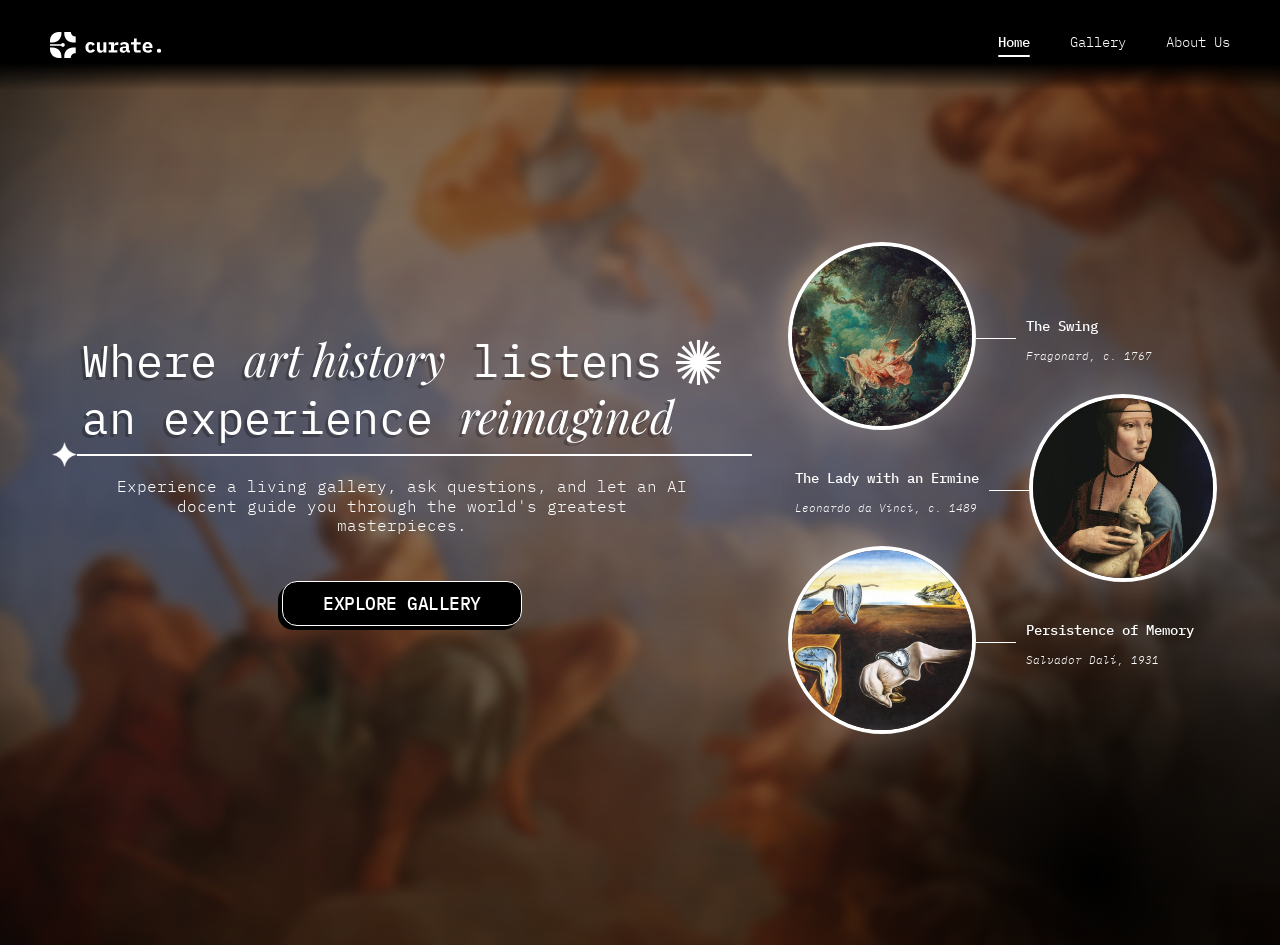
<file: frontend/index.html>
<!DOCTYPE html>
<html lang="en">
<head>
    <meta http-equiv="refresh" content="0; url=hero-section.html" />
    <title>Curate - Home</title>
    <link rel="icon" type="image/png" href="assets/icon_images/curate_favicon.png">
</head>
<body>
    <p>If you are not redirected automatically, <a href="hero-section.html">click here</a>.</p>
</body>
</html>
</file>
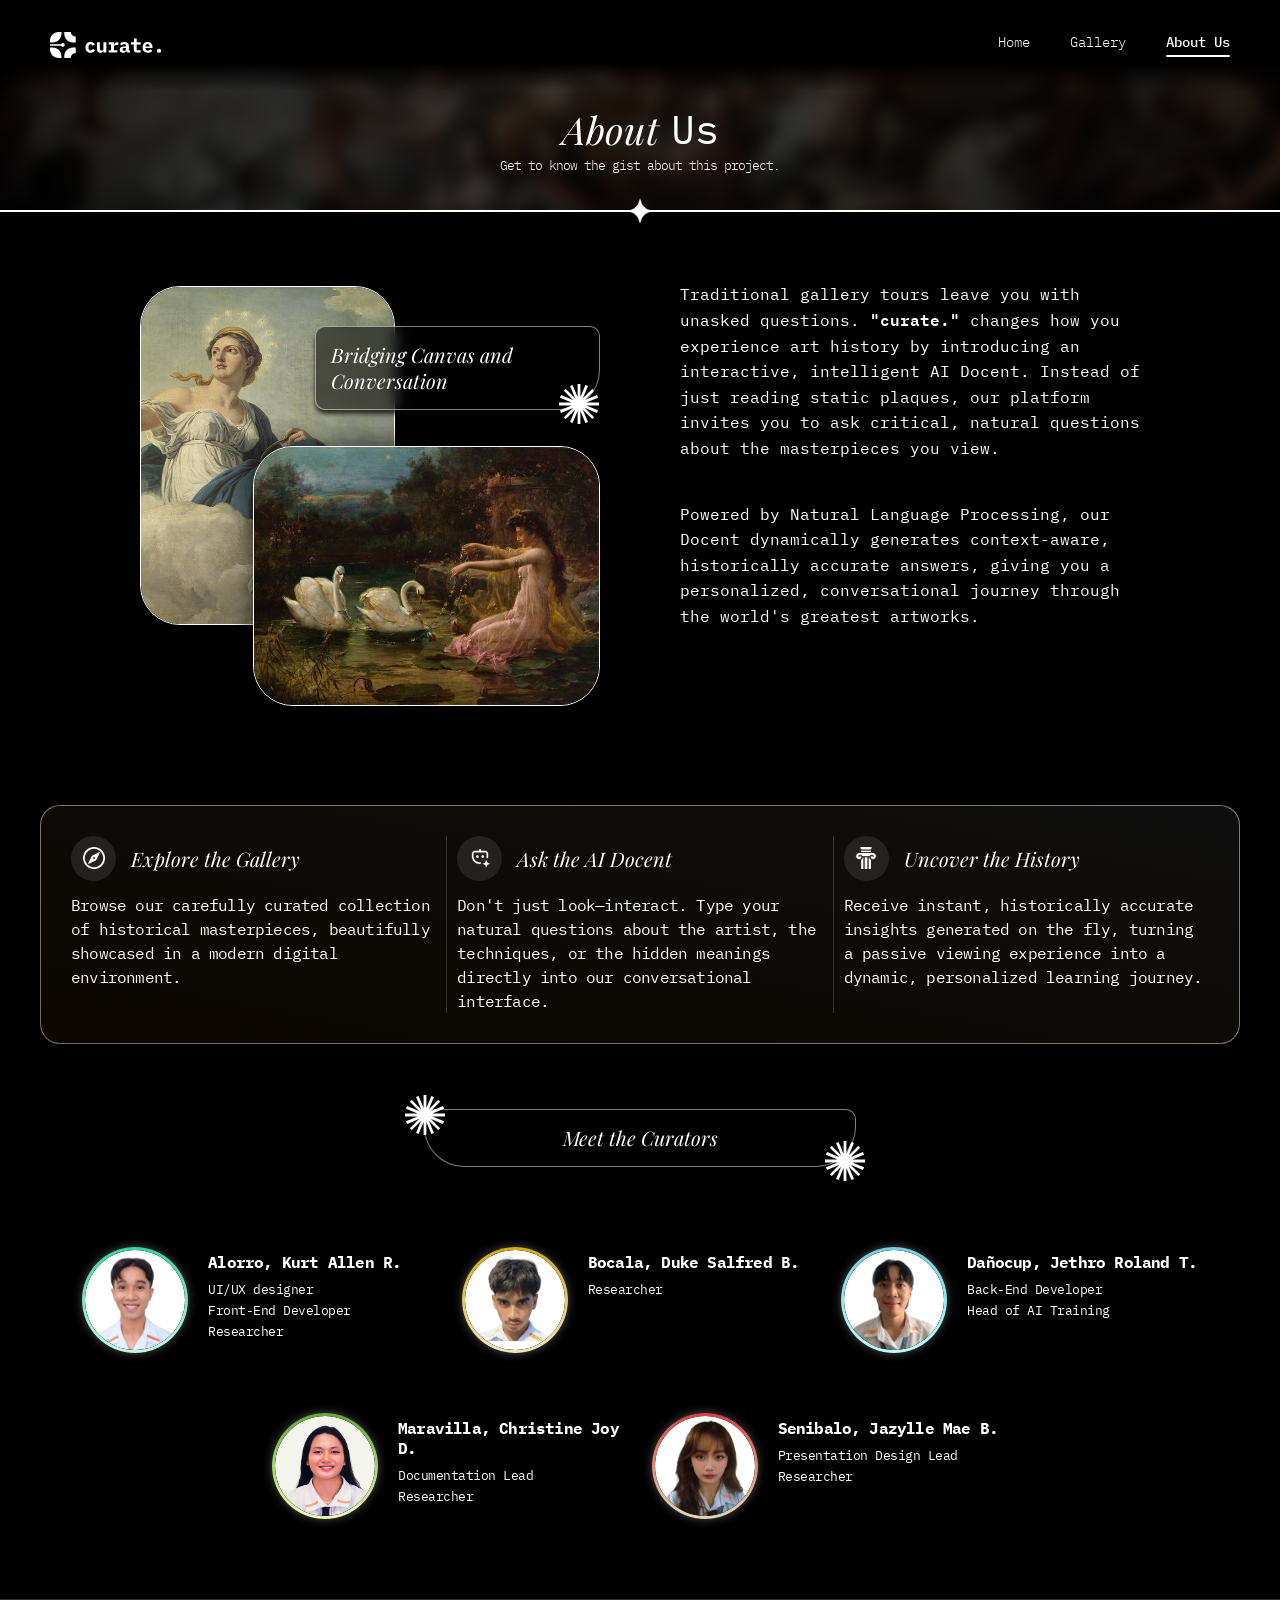
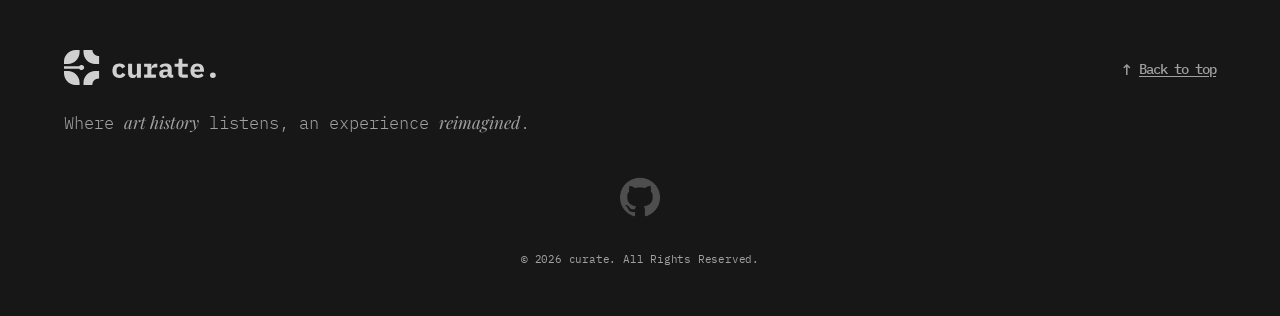
<file: frontend/about_us-section.html>
<!DOCTYPE html>
<html lang="en">
<head>
    <meta charset="UTF-8">
    <meta name="viewport" content="width=device-width, initial-scale=1.0">
    <link rel="preconnect" href="https://fonts.googleapis.com">
    <link rel="preconnect" href="https://fonts.gstatic.com" crossorigin>
    <link href="https://fonts.googleapis.com/css2?family=IBM+Plex+Mono:wght@300;400;500&family=Playfair+Display:ital@1&display=swap" rel="stylesheet">
    <title>curate.</title>
    <link rel="stylesheet" href="about_us-section.css">
</head>
<body>
    <nav class="mobile-navbar main-navbar">
        <button class="nav-btn mobile-element" id="openNavBtn" aria-label="Open Menu">
            <img src="assets/icon_images/menu.png" alt="Menu Icon" class="nav-icon">
        </button>

        <div class="logo-container">
            <a href="#">
                <img src="assets/icon_images/curate_logo.svg" alt="Curate Logo" class="nav-logo">
            </a>
        </div>

        <!-- Search removed from About Us; search UI lives in Gallery page -->

        <div class="desktop-nav desktop-element">
            <a href="hero-section.html" class="nav-link">Home</a>
            <a href="gallery-section.html" class="nav-link">Gallery</a>
            <a href="about_us-section.html" class="nav-link active">About Us</a>
        </div>
    </nav>

    <section class="about_us-container">

        <div class="about_us-layer bg-gradient-linear"></div>
        <div class="about_us-layer bg-vignette"></div>
        
        <header class="about-hero">
            <div class="about-hero-bg"></div>
            
            <div class="hero-text-wrapper">
                <h1 class="about-title">
                    <span class="title-serif">About</span>
                    <span class="title-mono">Us</span>
                </h1>
                <p class="gallery-subheadline">Get to know the gist about this project.</p>
            </div>
        </header>

        <div class="gallery-divider">
                <img src="assets/art_images/white-star.png" alt="Star Divider" class="center-star">
        </div>

        <div class="about-top-content">
            
            <div class="editorial-composition">
                <img src="assets/art_images/astrology.jpg" alt="Astrology Representation" class="img-astro">
                
                <img src="assets/art_images/swans.jpg" alt="Swans" class="img-swans">
                
                <div class="overlay-title-block">
                    <h2 class="overlay-text">Bridging Canvas and Conversation</h2>
                    
                    <img src="assets/icon_images/brutalist-spiral.svg" alt="Spiral Icon" class="inline-icon spiral-icon">
                </div>
            </div>

            <div class="about-paragraphs">
                <p>Traditional gallery tours leave you with unasked questions. <strong>"curate."</strong> changes how you experience art history by introducing an interactive, intelligent AI Docent. Instead of just reading static plaques, our platform invites you to ask critical, natural questions about the masterpieces you view.</p>
                
                <p>Powered by Natural Language Processing, our Docent dynamically generates context-aware, historically accurate answers, giving you a personalized, conversational journey through the world's greatest artworks.</p>
            </div>

        </div>

        <div class="about-features-section">
            <div class="features-container">
                
                <div class="feature-item align-left">
                    <div class="feature-header">
                        <div class="feature-icon-wrapper">
                            <img src="assets/icon_images/compass.png" alt="Compass" class="feature-icon">
                        </div>
                        <h3 class="feature-title">Explore the Gallery</h3>
                    </div>
                    <p class="feature-context">Browse our carefully curated collection of historical masterpieces, beautifully showcased in a modern digital environment.</p>
                </div>

                <hr class="feature-divider">

                <div class="feature-item align-right">
                    <div class="feature-header">
                        <h3 class="feature-title">Ask the AI Docent</h3>
                        <div class="feature-icon-wrapper">
                            <img src="assets/icon_images/docent.png" alt="AI Docent" class="feature-icon">
                        </div>
                    </div>
                    <p class="feature-context">Don't just look—interact. Type your natural questions about the artist, the techniques, or the hidden meanings directly into our conversational interface.</p>
                </div>

                <hr class="feature-divider">

                <div class="feature-item align-left">
                    <div class="feature-header">
                        <div class="feature-icon-wrapper">
                            <img src="assets/icon_images/ancient-pillar.png" alt="Ancient Pillar" class="feature-icon">
                        </div>
                        <h3 class="feature-title">Uncover the History</h3>
                    </div>
                    <p class="feature-context">Receive instant, historically accurate insights generated on the fly, turning a passive viewing experience into a dynamic, personalized learning journey.</p>
                </div>

            </div>
        </div>

        <div class="about-curators-section">
            
            <div class="overlay-title-block curators-title-block">
                <img src="assets/icon_images/brutalist-spiral.svg" alt="Spiral Icon" class="inline-icon1 spiral-icon-tl1">
                <img src="assets/icon_images/brutalist-spiral.svg" alt="Spiral Icon" class="inline-icon spiral-icon-tl2">
                <h2 class="overlay-text text-center">Meet the Curators</h2>
            </div>

            <div class="roster-list">
                
                <div class="roster-item roster-left">
                    <div class="profile-frame gradient-kurt">
                        <img src="assets/member_images/kurt.png" alt="Kurt Allen R. Alorro" class="profile-img">
                    </div>
                    <div class="profile-info text-left">
                        <h4 class="profile-name">Alorro, Kurt Allen R.</h4>
                        <p class="profile-role">UI/UX designer</p>
                        <p class="profile-role">Front-End Developer</p>
                        <p class="profile-role">Researcher</p>
                    </div>
                </div>

                <div class="roster-item roster-right">
                    <div class="profile-info text-right">
                        <h4 class="profile-name">Bocala, Duke Salfred B.</h4>
                        <p class="profile-role">Researcher</p>
                    </div>
                    <div class="profile-frame gradient-duke">
                        <img src="assets/member_images/duke.png" alt="Duke Salfred B. Bocala" class="profile-img">
                    </div>
                </div>

                <div class="roster-item roster-left">
                    <div class="profile-frame gradient-jethro">
                        <img src="assets/member_images/jethro.png" alt="Jethro Roland T. Dañocup" class="profile-img">
                    </div>
                    <div class="profile-info text-left">
                        <h4 class="profile-name">Dañocup, Jethro Roland T.</h4>
                        <p class="profile-role">Back-End Developer</p>
                        <p class="profile-role">Head of AI Training</p>
                    </div>
                </div>

                <div class="roster-item roster-right">
                    <div class="profile-info text-right">
                        <h4 class="profile-name">Maravilla, Christine Joy D.</h4>
                        <p class="profile-role">Documentation Lead</p>
                        <p class="profile-role">Researcher</p>
                    </div>
                    <div class="profile-frame gradient-christine">
                        <img src="assets/member_images/christine.png" alt="Christine Joy D. Maravilla" class="profile-img">
                    </div>
                </div>

                <div class="roster-item roster-left">
                    <div class="profile-frame gradient-jazylle">
                        <img src="assets/member_images/jazylle.jpg" alt="Jazylle Mae B. Senibalo" class="profile-img">
                    </div>
                    <div class="profile-info text-left">
                        <h4 class="profile-name">Senibalo, Jazylle Mae B.</h4>
                        <p class="profile-role">Presentation Design Lead</p>
                        <p class="profile-role">Researcher</p>
                    </div>
                </div>

            </div>
        </div>

    </section>

    <footer class="site-footer">
        
        <div class="footer-top">
            <div class="footer-logo-container">
                <img src="assets/icon_images/curate_logo.svg" alt="Curate Logo" class="footer-logo">
            </div>
            
            <a href="#top" class="back-to-top">
                <span class="arrow-up">↑</span> 
                <span class="back-text">Back to top</span> 
            </a>
        </div>

        <div class="footer-middle">
            <h3 class="footer-tagline">
                Where <span class="serif-italic">art history</span> listens, an experience <span class="serif-italic">reimagined</span>.
            </h3>
            
            <a href="https://github.com/JethroIsHere/Curate?fbclid=IwY2xjawRLzUJleHRuA2FlbQIxMABicmlkETEwZUFXNGJxbGMxV01Xd0tyc3J0YwZhcHBfaWQQMjIyMDM5MTc4ODIwMDg5MgABHuqEaByeXIztpX-nPNCnAF9ml6RJNi_GQfbYKgXF9CF4WhC87pMloINQufZa_aem_p0_MUt2d3LwkbIGtCGnptQ" target="_blank" rel="noopener noreferrer" class="github-link">
                <img src="assets/icon_images/github.png" alt="GitHub Repository" class="github-icon">
            </a>
        </div>

        <div class="footer-bottom">
            <p>© 2026 curate. All Rights Reserved.</p>
        </div>

    </footer>

    <div class="nav-overlay" id="navOverlay"></div>

    <aside class="nav-drawer" id="navDrawer">
        
        <div class="drawer-header">
            <img src="assets/icon_images/curate_logo.svg" alt="curate. logo" class="drawer-logo">
            <button class="close-drawer-btn" id="closeDrawerBtn" aria-label="Close Menu">
                <img src="assets/icon_images/collapse.png" alt="Collapse" class="collapse-icon">
            </button>
        </div>
        
        <nav class="drawer-links">
            <a href="hero-section.html" class="drawer-link">
                <div class="drawer-icon-wrapper">
                    <img src="assets/icon_images/home.png" alt="Home" class="drawer-link-icon">
                </div>
                <span>Home</span>
            </a>
            
            <a href="gallery-section.html" class="drawer-link">
                <div class="drawer-icon-wrapper">
                    <img src="assets/icon_images/grid.png" alt="Gallery" class="drawer-link-icon">
                </div>
                <span>Gallery</span>
            </a>
            
            <a href="#about_us-section.html" class="drawer-link active-drawer-link">
                <div class="drawer-icon-wrapper">
                    <img src="assets/icon_images/information.png" alt="About" class="drawer-link-icon">
                </div>
                <span>About Us</span>
            </a>
        </nav>
    </aside>
    
</body>
</html>
<script src="about_us-section.js"></script>
</file>
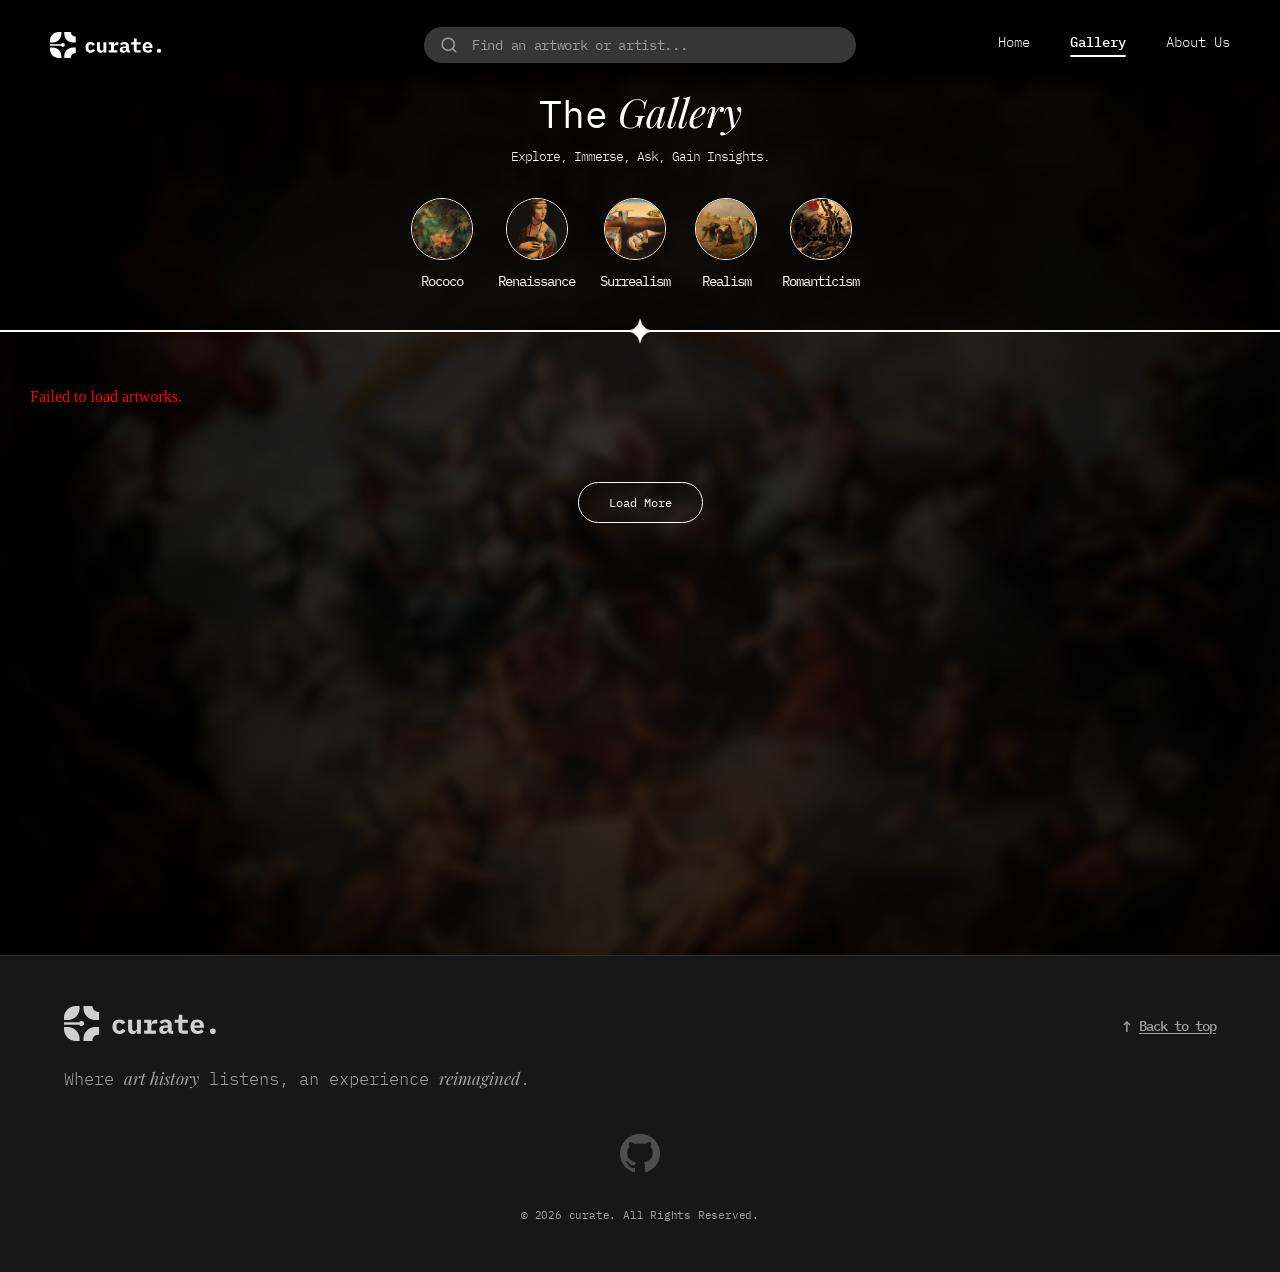
<file: frontend/gallery-section.html>
<!DOCTYPE html>
<html lang="en">
<head>
    <meta charset="UTF-8">
    <meta name="viewport" content="width=device-width, initial-scale=1.0">
    <link rel="preconnect" href="https://fonts.googleapis.com">
    <link rel="preconnect" href="https://fonts.gstatic.com" crossorigin>
    <link href="https://fonts.googleapis.com/css2?family=IBM+Plex+Mono:wght@300;400;500&family=Playfair+Display:ital@1&display=swap" rel="stylesheet">
    <title>curate.</title>
    <link rel="stylesheet" href="gallery-section.css">
</head>
<body>
    <nav class="mobile-navbar main-navbar">
        <button class="nav-btn mobile-element" id="openNavBtn" aria-label="Open Menu">
            <img src="assets/icon_images/menu.png" alt="Menu Icon" class="nav-icon">
        </button>

        <div class="logo-container">
            <a href="#">
                <img src="assets/icon_images/curate_logo.svg" alt="Curate Logo" class="nav-logo">
            </a>
        </div>

        <button class="nav-btn mobile-element" aria-label="Search Gallery">
            <img src="assets/icon_images/search.png" alt="Search Icon" class="nav-icon">
        </button>

        <div class="desktop-search desktop-element">
            <img src="assets/icon_images/search.png" alt="Search Icon" class="search-icon-small">
            <input type="text" placeholder="Find an artwork or artist...">
        </div>

        <div class="desktop-nav desktop-element">
            <a href="hero-section.html" class="nav-link">Home</a>
            <a href="gallery-section.html" class="nav-link active">Gallery</a>
            <a href="about_us-section.html" class="nav-link">About Us</a>
        </div>
    </nav>
    
    <section class="gallery-container">
    <img src="assets/art_images/home-art-bg.jpg" alt="Hero Background" class="gallery-layer bg-image">

    <div class="gallery-layer bg-gradient-linear"></div>
    
    <div class="gallery-layer bg-vignette"></div>

    <div class="gallery-top-container">
            
            <h2 class="gallery-title">
                <span class="mono-text">The</span> Gallery
            </h2>
            <p class="gallery-subheadline">Explore, Immerse, Ask, Gain Insights.</p>
            
            <div class="category-carousel">
                
                <div class="category-item">
                    <div class="category-image-wrapper">
                        <img src="assets/art_images/The_Swing.jpg" alt="Rococo">
                    </div>
                    <span class="category-label">Rococo</span>
                </div>

                <div class="category-item">
                    <div class="category-image-wrapper">
                        <img src="assets/art_images/The_Lady_with_an_Ermine.jpg" alt="Renaissance">
                    </div>
                    <span class="category-label">Renaissance</span>
                </div>

                <div class="category-item">
                    <div class="category-image-wrapper">
                        <img src="assets/art_images/Persistence_of_Memory.jpg" alt="Surrealism">
                    </div>
                    <span class="category-label">Surrealism</span>
                </div>

                <div class="category-item">
                    <div class="category-image-wrapper">
                        <img src="assets/art_images/The_Gleaners.jpg" alt="Realism">
                    </div>
                    <span class="category-label">Realism</span>
                </div>

                <div class="category-item">
                    <div class="category-image-wrapper">
                        <img src="assets/art_images/Liberty_Leading_the_People.jpg" alt="Romanticism">
                    </div>
                    <span class="category-label">Romanticism</span>
                </div>

            </div>

            <div class="gallery-divider">
                <img src="assets/art_images/white-star.png" alt="Star Icon" class="center-star">
            </div>

        </div>
    
        <div class="masonry-wrapper" id="masonryGrid"></div>

        <div class="gallery-pagination">
            <button class="load-more-btn" id="loadMoreBtn">Load More</button>
            <p class="end-exhibition-text" id="endText">✦ End of Current Exhibition ✦</p>
        </div>
    </section>

    <footer class="site-footer">
        
        <div class="footer-top">
            <div class="footer-logo-container">
                <img src="assets/icon_images/curate_logo.svg" alt="Curate Logo" class="footer-logo">
            </div>
            
            <a href="#top" class="back-to-top">
                <span class="arrow-up">↑</span> 
                <span class="back-text">Back to top</span> 
            </a>
        </div>

        <div class="footer-middle">
            <h3 class="footer-tagline">
                Where <span class="serif-italic">art history</span> listens, an experience <span class="serif-italic">reimagined</span>.
            </h3>
            
            <a href="https://github.com/JethroIsHere/Curate?fbclid=IwY2xjawRLzUJleHRuA2FlbQIxMABicmlkETEwZUFXNGJxbGMxV01Xd0tyc3J0YwZhcHBfaWQQMjIyMDM5MTc4ODIwMDg5MgABHuqEaByeXIztpX-nPNCnAF9ml6RJNi_GQfbYKgXF9CF4WhC87pMloINQufZa_aem_p0_MUt2d3LwkbIGtCGnptQ" target="_blank" rel="noopener noreferrer" class="github-link">
                <img src="assets/icon_images/github.png" alt="GitHub Repository" class="github-icon">
            </a>
        </div>

        <div class="footer-bottom">
            <p>© 2026 curate. All Rights Reserved.</p>
        </div>
    </footer>

    <div class="nav-overlay" id="navOverlay"></div>

    <aside class="nav-drawer" id="navDrawer">
        
        <div class="drawer-header">
            <img src="assets/icon_images/curate_logo.svg" alt="curate. logo" class="drawer-logo">
            <button class="close-drawer-btn" id="closeDrawerBtn" aria-label="Close Menu">
                <img src="assets/icon_images/collapse.png" alt="Collapse" class="collapse-icon">
            </button>
        </div>
        
        <nav class="drawer-links">
            <a href="hero-section.html" class="drawer-link">
                <div class="drawer-icon-wrapper">
                    <img src="assets/icon_images/home.png" alt="Home" class="drawer-link-icon">
                </div>
                <span>Home</span>
            </a>
            
            <a href="#gallery-section.html" class="drawer-link active-drawer-link">
                <div class="drawer-icon-wrapper">
                    <img src="assets/icon_images/grid.png" alt="Gallery" class="drawer-link-icon">
                </div>
                <span>Gallery</span>
            </a>
            
            <a href="about_us-section.html" class="drawer-link">
                <div class="drawer-icon-wrapper">
                    <img src="assets/icon_images/information.png" alt="About" class="drawer-link-icon">
                </div>
                <span>About Us</span>
            </a>
        </nav>
    </aside>
    <script src="gallery-section.js"></script>
</body>
</html>
</file>
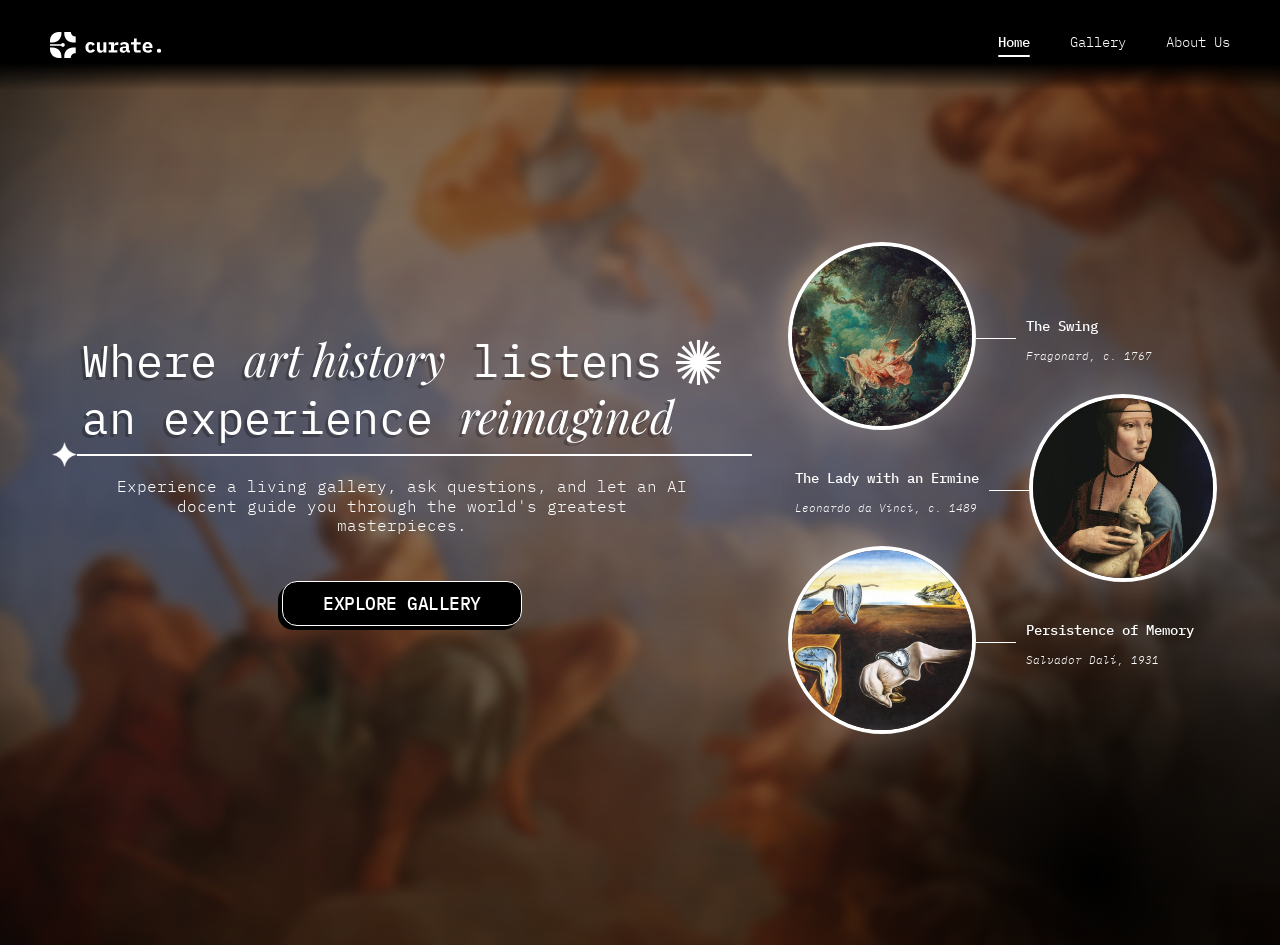
<file: frontend/hero-section.html>
<!DOCTYPE html>
<html lang="en">
<head>
    <meta charset="UTF-8">
    <meta name="viewport" content="width=device-width, initial-scale=1.0">
    <link rel="preconnect" href="https://fonts.googleapis.com">
    <link rel="preconnect" href="https://fonts.gstatic.com" crossorigin>
    <link href="https://fonts.googleapis.com/css2?family=IBM+Plex+Mono:wght@300;400;500&family=Playfair+Display:ital@1&display=swap" rel="stylesheet">
    <title>curate.</title>
    <link rel="stylesheet" href="hero-section.css">
</head>
<body>
    <nav class="mobile-navbar main-navbar">
        <button class="nav-btn mobile-element" id="openNavBtn" aria-label="Open Menu">
            <img src="assets/icon_images/menu.png" alt="Menu Icon" class="nav-icon">
        </button>

        <div class="logo-container">
            <a href="#">
                <img src="assets/icon_images/curate_logo.svg" alt="Curate Logo" class="nav-logo">
            </a>
        </div>

        <!-- Search removed from hero; search UI lives in Gallery page -->

        <div class="desktop-nav desktop-element">
            <a href="hero-section.html" class="nav-link active">Home</a>
            <a href="gallery-section.html" class="nav-link">Gallery</a>
            <a href="about_us-section.html" class="nav-link">About Us</a>
        </div>
    </nav>

    <section class="hero-container">
    <img src="assets/art_images/hero-art-bg.jpeg" alt="Hero Background" class="hero-layer bg-image">

    <div class="hero-layer bg-gradient-linear"></div>
    
    <div class="hero-layer bg-vignette"></div>
    
    <div class="carousel-glow-anchor"></div>

    <div class="hero-content-wrapper">
        <div class="hero-text-block">
            <h1 class="hero-tagline">
                Where <span class="serif-italic">art history</span> listens 
                <img src="assets/icon_images/brutalist-spiral.svg" alt="spiral icon" class="inline-icon"><br>
                an experience <span class="serif-italic">reimagined</span>
            </h1>
            
            <div class="star-divider">
                <img src="assets/art_images/white-star.png" alt="star icon" class="star-icon">
                <div class="line"></div>
            </div>
            
            <p class="hero-subheadline">
                Experience a living gallery, ask questions, and let an AI docent guide you through the world's greatest masterpieces.
            </p>
            
            <button class="cta-neo" onclick="window.location.href='gallery-section.html'">EXPLORE GALLERY</button>
        </div>

        <div class="desktop-staggered-container desktop-element">
            <div class="stagger-item top-item" id="stagger-1" style="cursor: pointer;" onclick="window.location.href='artwork-view.html?image=The_Swing.jpg'">
                <div class="image-wrapper">
                    <img src="assets/art_images/The_Swing.jpg" alt="The Swing">
                </div>
                <div class="stagger-details">
                    <div class="stagger-line"></div>
                    <div class="stagger-text">
                        <p class="title">The Swing</p>
                        <p class="meta">Fragonard, c. 1767</p>
                    </div>
                </div>
            </div>

            <div class="stagger-item center-item" id="stagger-2" style="cursor: pointer;" onclick="window.location.href='artwork-view.html?image=The_Lady_with_an_Ermine.jpg'">
                <div class="stagger-details">
                    <div class="stagger-text">
                        <p class="title">The Lady with an Ermine</p>
                        <p class="meta">Leonardo da Vinci, c. 1489</p>
                    </div>
                    <div class="stagger-line"></div>
                </div>
                <div class="image-wrapper">
                    <img src="assets/art_images/The_Lady_with_an_Ermine.jpg" alt="Lady with an Ermine">
                </div>
            </div>

            <div class="stagger-item bottom-item" id="stagger-3" style="cursor: pointer;" onclick="window.location.href='artwork-view.html?image=Persistence_of_Memory.jpg'">
                <div class="image-wrapper">
                    <img src="assets/art_images/Persistence_of_Memory.jpg" alt="Persistence of Memory">
                </div>
                <div class="stagger-details">
                    <div class="stagger-line"></div>
                    <div class="stagger-text">
                        <p class="title">Persistence of Memory</p>
                        <p class="meta">Salvador Dalí, 1931</p>
                    </div>
                </div>
            </div>

        </div>
    </div>

    <div class="carousel-wrapper">
        <div class="carousel-track">
            
            <div class="carousel-item">
                <img src="assets/art_images/Persistence_of_Memory.jpg" alt="The Persistence of Memory">
                <div class="carousel-caption">
                    <div class="title">Persistence of Memory</div>
                    <div class="artist">Salvador Dalí</div>
                    <div class="year">1931</div>
                </div>
            </div>

            <div class="carousel-item active">
                <img src="assets/art_images/The_Swing.jpg" alt="The Swing">
                <div class="carousel-caption">
                    <div class="title">The Swing</div>
                    <div class="artist">Jean-Honoré Fragonard</div>
                    <div class="year">c. 1767</div>
                </div>
            </div>

            <div class="carousel-item">
                <img src="assets/art_images/The_Lady_with_an_Ermine.jpg" alt="Lady with an Ermine">
                <div class="carousel-caption">
                    <div class="title">The Lady with an Ermine</div>
                    <div class="artist">Leonardo da Vinci</div>
                    <div class="year">c. 1489</div>
                </div>
            </div>

            <div class="carousel-item">
                <img src="assets/art_images/Persistence_of_Memory.jpg" alt="The Persistence of Memory">
                <div class="carousel-caption">
                    <div class="title">Persistence of Memory</div>
                    <div class="artist">Salvador Dalí</div>
                    <div class="year">1931</div>
                </div>
            </div>

            <div class="carousel-item">
                <img src="assets/art_images/The_Swing.jpg" alt="The Swing">
                <div class="carousel-caption">
                    <div class="title">The Swing</div>
                    <div class="artist">Jean-Honoré Fragonard</div>
                    <div class="year">c. 1767</div>
                </div>
            </div>

            <div class="carousel-item">
                <img src="assets/art_images/The_Lady_with_an_Ermine.jpg" alt="Lady with an Ermine">
                <div class="carousel-caption">
                    <div class="title">THe Lady with an Ermine</div>
                    <div class="artist">Leonardo da Vinci</div>
                    <div class="year">c. 1489</div>
                </div>
            </div>

        </div>
    </div>
    </section>

    <div class="nav-overlay" id="navOverlay"></div>

    <aside class="nav-drawer" id="navDrawer">
        
        <div class="drawer-header">
            <img src="assets/icon_images/curate_logo.svg" alt="curate. logo" class="drawer-logo">
            <button class="close-drawer-btn" id="closeDrawerBtn" aria-label="Close Menu">
                <img src="assets/icon_images/collapse.png" alt="Collapse" class="collapse-icon">
            </button>
        </div>
        
        <nav class="drawer-links">
            <a href="#hero-section.html" class="drawer-link active-drawer-link">
                <div class="drawer-icon-wrapper">
                    <img src="assets/icon_images/home.png" alt="Home" class="drawer-link-icon">
                </div>
                <span>Home</span>
            </a>
            
            <a href="gallery-section.html" class="drawer-link">
                <div class="drawer-icon-wrapper">
                    <img src="assets/icon_images/grid.png" alt="Gallery" class="drawer-link-icon">
                </div>
                <span>Gallery</span>
            </a>
            
            <a href="about_us-section.html" class="drawer-link">
                <div class="drawer-icon-wrapper">
                    <img src="assets/icon_images/information.png" alt="About" class="drawer-link-icon">
                </div>
                <span>About Us</span>
            </a>
        </nav>
    </aside>
</body>
</html>
<script src="hero-section.js"></script>
</file>
<file: frontend/about_us-section.css>
html, body {
    margin: 0;
    padding: 0;
    width: 100%;
    height: 100%;
    scrollbar-width: none;
    scroll-behavior: smooth;
}

/* Base Container */
.about_us-container {
    position: relative;
    width: 100%;
    min-height: 100vh;
    background-color: #000000;
    overflow: hidden; /* Prevents blur spillover */
}

/* Shared layer properties for perfect stacking */
.about_us-layer {
    position: absolute;
    top: 0;
    left: 0;
    width: 100%;
    height: 100%;
}

/* Layer 1: BG Image */
.bg-image {
    object-fit: cover;
    object-position: 40% center;
    opacity: 0.2;
    filter: blur(5px);
    transform: scale(1.05);
    z-index: 1;
}

/* Layer 2: Linear Gradient Mask */
.bg-gradient-linear {
    background: linear-gradient(
        to bottom, 
        #FBA53C 0%, 
        rgba(255, 255, 255, 0) 50%, 
        #FBA53C 100%
    );
    mix-blend-mode: multiply;
    opacity: 0.7;
    z-index: 2;
}

/* Layer 3: Radial Vignette */
.bg-vignette {
    background: radial-gradient(
        circle at center, 
        rgba(255, 255, 255, 0) 0%, 
        rgba(129, 128, 128, 0.35) 78%, 
        rgba(0, 0, 0, 0.7) 100%
    );
    mix-blend-mode: multiply;
    opacity: 1;
    z-index: 3;
}

/* --- Mobile Navbar --- */
.mobile-navbar {
    position: fixed;
    top: 0;
    left: 0;
    width: 100%;
    height: 90px;
    z-index: 50;

    /* Blurry edge/fade effect into the hero section */
    background: linear-gradient(to bottom, rgba(0,0,0,1) 70%, rgba(0,0,0,0) 100%);
    
    display: flex;
    align-items: center;
    justify-content: space-between;
    padding: 0 20px;
    box-sizing: border-box; /* Ensures padding doesn't break the 100% width */
}

/* Button resets for clean, clickable UI icons */
.nav-btn {
    background: none;
    border: none;
    padding: 0;
    cursor: pointer;
    display: flex; 
    align-items: center;
    justify-content: center;
}

/* Standardized Icon Dimensions */
.nav-icon {
    width: 28px;
    height: 28px;
    object-fit: contain;
    filter: invert(100%); /* Ensures icons are white for visibility on dark background */
}

/* Absolute Centering for the Logo */
.logo-container {
    position: absolute;
    left: 50%;
    transform: translateX(-50%);
    display: flex;
    align-items: center;
    justify-content: center;
}

.nav-logo {
    width: 115px;
    height: auto;
    display: block;
}

/* --- Add this right below your current mobile navbar CSS --- */
.desktop-element {
    display: none; /* Keeps desktop items completely hidden on phones */
}

/* Typography Variables */
:root {
    --font-mono: 'IBM Plex Mono', monospace;
    --font-serif: 'Playfair Display', serif;
    --padding-side: 20px;
    /* Animation Variable */
    --speed-slow: 20s;
}

/* --- Mobile Footer Container --- */
.site-footer {
    width: 100%;
    background-color: #171717;
    border-top: 1px solid rgba(255, 255, 255, 0.1);
    padding: 60px 20px;
    box-sizing: border-box;
    color: #A0A0A0; /* The requested muted gray */
    position: relative;
    z-index: 20; /* Ensures it sits above any absolute background layers */
}

/* --- Footer Top Row --- */
.footer-top {
    display: flex;
    justify-content: space-between;
    align-items: center;
    margin-top: -30px;
    margin-bottom: 20px;
}

.footer-logo {
    height: 35px; /* Adjust based on your SVG dimensions */
    width: auto;
    opacity: 0.8; /* Slightly muted to match the footer aesthetic */
}

.back-to-top {
    display: inline-flex;
    align-items: center;
    gap: 8px;
    font-family: var(--font-mono);
    font-size: 14px;
    color: #A0A0A0;
    letter-spacing: -1px;
    font-weight: 500;
    text-decoration: none;
    transition: color 0.3s ease;
    -webkit-tap-highlight-color: transparent;
}

/* Re-apply the underline ONLY to the text part */
.back-text {
    text-decoration: underline;
    text-underline-offset: 2px; /* Makes the underline look more premium */
}

.back-to-top:hover {
    color: #ffffff;
}

.arrow-up {
    font-size: 16px;
    font-style: normal;
}

/* Footer Middle Content --- */
.footer-middle {
    display: flex;
    flex-direction: column;
    align-items: flex-start;
    margin-bottom: 35px; /* Generous vertical spacing */
}

.footer-tagline {
    font-family: var(--font-mono);
    font-size: 17px;
    font-weight: 300;
    line-height: 1.6;
    color: #A0A0A0;
    margin: 0 0 40px 0;
    text-align: left; /* Explicitly ensures the text stays left */
    width: 100%;
}

.footer-tagline .serif-italic {
    font-family: var(--font-serif);
    font-style: italic;
    font-weight: 400;
    color: #A0A0A0; /* Highlights the serif words slightly */
}

.github-link {
    align-self: center;  
    display: inline-flex;
}

.github-icon {
    width: 40px;
    height: 40px;
    opacity: 0.7;
    transition: opacity 0.3s ease, transform 0.3s ease;
    filter: invert(40%);
}

.github-icon:hover {
    opacity: 1;
    transform: translateY(-3px); /* Small bounce effect on hover */
}

/* --- Footer Bottom Row --- */
.footer-bottom {
    text-align: center;
    margin-bottom: -30px;
}

.footer-bottom p {
    font-family: var(--font-mono);
    font-size: 11px;
    color: #A0A0A0;
    margin: 0;
    letter-spacing: -0.2px;
}

/* ==========================================================================
   ABOUT US: PART 1 (TITLE SECTION)
   ========================================================================== */

.about-hero {
    position: relative;
    padding-top: 60px;
    width: 100%;
    height: 150px;
    display: flex;
    justify-content: center;
    align-items: center;
    overflow: hidden;
    z-index: 5; 
}

.about-hero-bg {
    position: absolute;
    top: -10%; left: -10%; width: 120%; height: 120%;
    background-image: url('assets/art_images/home-art-bg.jpg'); 
    background-size: cover;
    background-position: center;
    opacity: 0.25;
    filter: blur(8px);
    z-index: 1;
}

/* --- New Text Wrapper --- */
.hero-text-wrapper {
    position: relative;
    z-index: 2; /* Brings both the title and subheadline above the blurred background */
    display: flex;
    flex-direction: column; /* This is the magic rule that stacks them vertically! */
    align-items: center;    /* Keeps them perfectly centered */
    gap: 12px; /* Adjust this to change the space between the Title and Subheadline */
}

.about-title {
    display: flex;
    align-items: center;
    gap: 12px;
}

.title-serif {
    font-family: var(--font-serif);
    font-size: 38px;
    font-style: italic;
    font-weight: 400;
    color: #ffffff;
}

.title-mono {
    font-family: var(--font-mono);
    font-size: 40px;
    font-weight: 400;
    color: #ffffff;
}

/* --- Your Subheadline --- */
.gallery-subheadline {
    font-family: var(--font-mono);
    font-weight: 300;
    font-size: 13px;
    color: #ffffff;
    text-align: center;
    margin-top: -30px; 
    letter-spacing: -1px;
}

/* Re-used Gallery Divider */
.gallery-divider {
    position: relative;
    bottom: 0;
    width: 100%;
    height: 1.5px;
    background-color: #ffffff;
    z-index: 5;
}

.center-star {
    position: absolute;
    top: 50%;
    left: 50%;
    transform: translate(-50%, -50%);
    width: 25px;
    height: 25px;
    z-index: 100;
    object-fit: contain;
}

/* ==========================================================================
   ABOUT US: PART 2 (EDITORIAL LAYOUT)
   ========================================================================== */
.about-top-content {
    position: relative;
    padding: 60px 20px 40px 20px;
    max-width: 500px;
    margin: 0 auto;
    z-index: 5; /* Keeps text and images above background layers */
}

.editorial-composition {
    position: relative;
    width: 100%;
    min-height: 480px; 
    margin-bottom: -100px;
}

/* Portrait Image */
.img-astro {
    position: absolute;
    top: -20px;
    left: 0;
    width: 55%; 
    aspect-ratio: 3 / 4; 
    object-fit: cover;
    border: 1px solid #ffffff;
    border-radius: 40px;
    z-index: 10;
}

/* Landscape Image */
.img-swans {
    position: absolute;
    top: 140px;
    bottom: 0px;
    right: 0;
    width: 75%; 
    aspect-ratio: 4 / 3; 
    object-fit: cover;
    border: 1px solid #ffffff;
    border-radius: 40px;
    z-index: 20;
    box-shadow: -5px -5px 20px rgba(0, 0, 0, 0.5); /* Heavy drop shadow for depth */
}

/* The Glassmorphism Overlay Block */
.overlay-title-block {
    position: absolute;
    top: 20px;
    right: 0; 
    width: 55%;
    background-color: rgba(0, 0, 0, 0.5);
    backdrop-filter: blur(8px);
    -webkit-backdrop-filter: blur(12px);
    border: 1px solid rgba(255, 255, 255, 0.5); 
    border-radius: 10px 10px 40px 10px; 
    padding: 15px 15px;
    box-shadow: 0px 4px 4px rgba(0, 0, 0, 0.7); /* Heavy drop shadow for depth */
    z-index: 30;
}

.overlay-text {
    font-family: var(--font-serif);
    font-size: 20px;
    font-style: italic;
    font-weight: 400;
    color: #ffffff;
    line-height: 1.3;
    margin: 0;
    text-align: left;
}

/* Brutalist Icon Anchoring & Animation */
.spiral-icon {
    position: absolute;
    bottom: -15px; 
    right: 0;  
    z-index: 40;
}

.inline-icon {
    width: 40px;
    height: 40px;
    animation: spinCounterClockwise 8s linear infinite;
}

@keyframes spinCounterClockwise {
    from { transform: rotate(0deg); }
    to { transform: rotate(-360deg); }
}

/* Paragraph Typography */
.about-paragraphs {
    display: flex;
    flex-direction: column;
    gap: 40px;
}

.about-paragraphs p {
    font-family: var(--font-mono);
    font-size: 16px;
    color: #ffffff;
    line-height: 1.6;
    margin: 0;
}

.about-paragraphs strong {
    font-weight: 600;
}

/* ==========================================================================
   ABOUT US: PART 3 (FEATURE HIGHLIGHTS)
   ========================================================================== */
.about-features-section {
    position: relative;
    z-index: 5;
    padding: 20px 20px 60px 20px;
    max-width: 500px;
    margin: 0 auto;
}

.features-container {
    padding: 35px 25px;
    border-radius: 20px;
    /* Gradient Border Trick */
    background: linear-gradient(#0F0F0F, #0b0700) padding-box, 
                linear-gradient(to bottom, #818080, #756C60) border-box;
    border: 1px solid transparent; 
}

.feature-item {
    display: flex;
    flex-direction: column;
    gap: 12px;
}

.align-left { text-align: left; }
.align-right { text-align: right; }

.feature-header {
    display: flex;
    align-items: center;
    gap: 15px;
}

.align-left .feature-header { justify-content: flex-start; }
.align-right .feature-header { justify-content: flex-end; }

.feature-icon-wrapper {
    width: 45px;
    height: 45px;
    background-color: rgba(77, 77, 77, 0.35); /* #4D4D4D at 35% */
    border-radius: 50%;
    display: flex;
    justify-content: center;
    align-items: center;
    flex-shrink: 0;
}

.feature-icon {
    width: 22px;
    height: 22px;
    object-fit: contain;
    filter: invert(1); /* Turns black PNGs to white */
}

.feature-title {
    font-family: var(--font-serif);
    font-size: 20px;
    font-style: italic;
    font-weight: 400;
    color: #ffffff;
    margin: 0;
}

.feature-context {
    font-family: var(--font-mono);
    font-size: 16px;
    color: #ffffff;
    line-height: 1.5;
    letter-spacing: -0.8px;
    margin: 0;
}

.feature-divider {
    border: none;
    height: 0.8px;
    background-color: rgba(129, 128, 128, 0.35);
    margin: 30px 0;
}

/* ==========================================================================
   ABOUT US: PART 4 (MEET THE CURATORS)
   ========================================================================== */
.about-curators-section {
    position: relative;
    z-index: 5;
    padding: 0 20px 80px 20px;
    max-width: 100%;
    margin: 0 auto;
}

/* Modifying the Title Block */
.curators-title-block {
    position: relative;
    top: 0;
    right: auto;
    width: 70%;
    max-width: 320px;
    margin: 0 auto 50px auto; /* Centers the block, adds space below */
    border-radius: 10px 10px 40px 40px; /* Modified Corners */
    animation: slowWhiteBlink 6s ease-in-out infinite;
}

/* --- Slow White Blink / Pulse Animation --- */
@keyframes slowWhiteBlink {
    0%, 100% {
        box-shadow: 0 0 0px rgba(255, 255, 255, 0), inset 0 0 0px rgba(255, 255, 255, 0);
        border-color: rgba(255, 255, 255, 0.4);
        background-color: rgba(0, 0, 0, 0.5);
    }
    50% {
        /* Creates a soft outer and inner white glow */
        box-shadow: 0 0 25px rgba(255, 255, 255, 0.3), inset 0 0 15px rgba(255, 255, 255, 0.1);
        /* Brightens the border slightly */
        border-color: rgba(255, 255, 255, 0.9);
        /* Slightly lightens the glass panel */
        background-color: rgba(20, 20, 20, 0.6); 
    }
}

.text-center { text-align: center; }

.spiral-icon-tl1 {
    position: absolute;
    top: -15px; 
    left: -20px;  /* Anchored to top-left now */
    z-index: 40;
}

.spiral-icon-tl2 {
    position: absolute;
    bottom: -15px; 
    right: -10px;  /* Anchored to top-left now */
    z-index: 40;
}

.inline-icon1 {
    width: 40px;
    height: 40px;
    animation: spinClockwise 8s linear infinite;
}

@keyframes spinClockwise {
    from { transform: rotate(-360deg); }
    to { transform: rotate(0deg); }
}

/* Roster Layout */
.roster-list {
    display: flex;
    flex-direction: column;
    gap: 45px; /* Vertical gap between members */
}

.roster-item {
    display: flex;
    align-items: center;
    gap: 20px;
    width: 100%;
}

/* Alignment utilities */
.roster-left { justify-content: flex-start; }
.roster-right { justify-content: flex-end; }
.text-left { text-align: left; }
.text-right { text-align: right; }

/* Profile Image Glow & Frame */
.profile-frame {
    width: 100px;
    height: 100px;
    border-radius: 50%;
    flex-shrink: 0;
    box-shadow: 0px 0px 10px rgba(255,255,255,0.3);
    
    /* Gradient Border Trick for Circles */
    border: 3px solid transparent; 
    overflow: hidden;
}

.profile-img {
    width: 100%;
    height: 100%;
    border-radius: 50%;
    object-fit: cover;
    display: block;
}

/* Typography */
.profile-info {
    display: flex;
    flex-direction: column;
    gap: 4px; /* Space between name and roles */
    flex: 1;
}

.profile-name {
    font-family: var(--font-mono);
    font-size: 16px;
    font-weight: 700; /* Bold */
    color: #ffffff;
    letter-spacing: -0.8px;
    margin: 0 0 5px 0;
}

.profile-role {
    font-family: var(--font-mono);
    font-size: 13px;
    color: #ffffff;
    letter-spacing: -0.5px;
    margin: 0;
}

/* --- Individual Border Gradients --- */
.gradient-kurt {
    background: linear-gradient(#000, #000) padding-box, 
                linear-gradient(to bottom, #33D59F, #C6F8E2) border-box;
}

.gradient-duke {
    background: linear-gradient(#000, #000) padding-box, 
                linear-gradient(to bottom, #D4AA14, #F0E5BD) border-box;
}

.gradient-jethro {
    background: linear-gradient(#000, #000) padding-box, 
                linear-gradient(to bottom, #72CDE1, #BAFFFE) border-box;
}

.gradient-christine {
    background: linear-gradient(#000, #000) padding-box, 
                linear-gradient(to bottom, #63A835, #EEFBB5) border-box;
}

.gradient-jazylle {
    background: linear-gradient(#000, #000) padding-box, 
                linear-gradient(to bottom, #D44343, #E2D8B4) border-box;
}

/* ==========================================================================
   MOBILE NAVIGATION DRAWER
   ========================================================================== */
   
/* Overlay Background */
.nav-overlay {
    position: fixed;
    top: 0; left: 0; width: 100%; height: 100%;
    background-color: rgba(0, 0, 0, 0.7);
    backdrop-filter: blur(4px);
    z-index: 9998;
    opacity: 0;
    visibility: hidden;
    transition: all 0.3s ease;
}

/* The Sliding Drawer (Slides from the Left) */
.nav-drawer {
    position: fixed;
    top: 0; left: -100%; /* Hidden off-screen to the left */
    width: 80%;
    max-width: 320px;
    height: 100vh;
    height: 100dvh; /* Mobile browser height fix */
    background-color: #111111;
    border-right: 1px solid rgba(255, 255, 255, 0.1);
    z-index: 9999;
    display: flex;
    flex-direction: column;
    box-shadow: 10px 0 30px rgba(0, 0, 0, 0.6);
    transition: left 0.4s cubic-bezier(0.25, 0.8, 0.25, 1);
}

/* Active States (Toggled by JS) */
.nav-overlay.active {
    opacity: 1;
    visibility: visible;
}
.nav-drawer.active {
    left: 0; /* Slides into view */
}

/* Drawer Header */
.drawer-header {
    display: flex;
    justify-content: space-between;
    align-items: center;
    padding: 30px 20px;
    border-bottom: 1px solid rgba(255, 255, 255, 0.05);
}

.drawer-logo {
    height: 30px;
    width: auto;
}

.close-drawer-btn {
    background: none;
    border: none;
    color: #ffffff;
    font-size: 24px;
    cursor: pointer;
    padding: 5px;
    display: flex;
    align-items: center;
    justify-content: center;
    opacity: 0.6;
    transition: opacity 0.2s, transform 0.2s;
}

.collapse-icon {
    width: 22px;
    height: 22px;
    object-fit: contain;
    filter: invert(1); /* Turns the black PNG white */
}

.close-drawer-btn:hover {
    opacity: 1;
    transform: translateX(-4px); /* Slight nudge left on hover */
}

/* Navigation Links */
.drawer-links {
    display: flex;
    flex-direction: column;
    padding: 20px 0;
}

.drawer-link {
    display: flex;
    align-items: center;
    gap: 15px;
    padding: 18px 25px;
    text-decoration: none;
    color: #ffffff;
    font-family: var(--font-mono);
    font-size: 16px;
    transition: all 0.3s ease;
    border-left: 3px solid transparent; /* Placeholder for active state */
}

.drawer-icon-wrapper {
    width: 24px;
    height: 24px;
    display: flex;
    justify-content: center;
    align-items: center;
    opacity: 0.7;
}

.drawer-link-icon {
    width: 100%;
    height: 100%;
    object-fit: contain;
    filter: invert(1); /* Turns black icons white */
    transition: all 0.3s ease;
}

/* --- The Highlight Color (#9c5d10) --- */
.drawer-link:hover,
.drawer-link.active-drawer-link {
    background-color: rgba(156, 93, 16, 0.1); /* Very subtle bronze background */
    border-left: 3px solid #9c5d10; /* Bronze left border indicator */
    color: #9c5d10; /* Bronze text */
}

.drawer-link:hover .drawer-icon-wrapper,
.drawer-link.active-drawer-link .drawer-icon-wrapper {
    opacity: 1;
}

/* CSS trick to turn a white/black PNG into your exact #9c5d10 color using filters */
.drawer-link:hover .drawer-link-icon,
.drawer-link.active-drawer-link .drawer-link-icon {
    /* This specific filter matrix generates #9c5d10 */
    filter: invert(41%) sepia(85%) saturate(718%) hue-rotate(352deg) brightness(91%) contrast(93%);
}

.drawer-link, .close-drawer-btn {
    -webkit-tap-highlight-color: transparent; 
}

/* --- Desktop Media Query (Put this at the VERY BOTTOM of your CSS file) --- */
@media (min-width: 1024px) {
    .nav-drawer, .nav-overlay {
        display: none !important;
    }
    
    /* Layout Reorganization */
    .mobile-element {
        display: none; /* Hide hamburger and mobile search */
    }
    
    .desktop-element {
        display: flex; /* Reveal desktop elements */
    }

    .main-navbar {
        padding: 0 50px; /* Wider padding for large screens */
        justify-content: space-between;
    }

    /* Release the absolute centering of the logo to let Flexbox take over */
    .logo-container {
        position: static;
        transform: none;
        flex: 1; /* Takes up 1 fraction of space on the left */
        justify-content: flex-start;
    }

    /* Expanded Search Bar (Center) */
    .desktop-search {
        background-color: #363636;
        border-radius: 50px;
        padding: 8px 16px;
        width: 100%;
        max-width: 400px;
        align-items: center;
        gap: 12px;
        flex: 2; /* Takes up 2 fractions of space (keeps it perfectly centered) */
        margin: 0 20px;
    }

    .search-icon-small {
        width: 18px;
        height: 18px;
        object-fit: contain;
        opacity: 0.7; /* Makes it slightly faded so the text pops more */
        filter: invert(80%);
    }

    .desktop-search input {
        background: transparent;
        border: none;
        outline: none; /* Removes the ugly blue focus ring */
        width: 100%;
        font-family: var(--font-mono);
        font-size: 14px;
        color: #ffffff;
        letter-spacing: -0.3px;
    }

    .desktop-search input::placeholder {
        color: rgba(255, 255, 255, 0.5); /* Dimmer placeholder text */
    }

    /* Navigation Tabs (Right Side) */
    .desktop-nav {
        align-items: center;
        justify-content: flex-end;
        gap: 40px;
        flex: 1; /* Takes up 1 fraction of space on the right (balances the logo) */
    }

    .nav-link {
        text-decoration: none;
        font-family: var(--font-mono);
        font-size: 14px;
        font-weight: 300;
        color: #ffffff;
        position: relative;
        padding-bottom: 6px; /* Creates the gap below text for the underline */
        transition: font-weight 0.3s ease;
        letter-spacing: -0.8;
    }

    /* Hover & Active State (The Wipe Animation) */
    .nav-link:hover, .nav-link.active {
        font-weight: 500;
    }

    .nav-link::after {
        content: '';
        position: absolute;
        bottom: 0;
        left: 0;
        width: 100%;
        height: 2px;
        background-color: #ffffff;
        border-radius: 10px;
        transform: scaleX(0); /* Starts invisible/shrunk */
        transform-origin: left; /* Anchors the animation to the left side */
        transition: transform 0.3s ease-out; /* The smooth wipe speed */
    }

    .nav-link:hover::after, .nav-link.active::after {
        transform: scaleX(1); /* Expands to full width */
    }

    /* --- Top Content (Side-by-Side) --- */
    .about-top-content {
        max-width: 1000px; /* Expand the container */
        display: grid;
        grid-template-columns: 1fr 1fr; /* 50% Left, 50% Right */
        gap: 80px; /* Generous breathing room between images and text */
        align-items: center;
        padding-top: 70px; /* Extra breathing room below the header */
        padding-bottom: 5px; /* Extra breathing room below the header */
    }

    .editorial-composition {
        min-height: 550px; /* Scale up slightly for desktop */
    }

    .about-paragraphs {
        margin-bottom: 150px; /* Remove mobile margin */
        justify-content: center;
    }


    /* --- Feature Highlights (Horizontal 3-Column) --- */
    .about-features-section {
        max-width: 1200px;
    }

    .features-container {
        /* The Twist: 'to bottom left' starts top-right and ends bottom-left! */
        background: linear-gradient(to bottom left, #0F0F0F, #0B0600) padding-box, 
                    linear-gradient(to bottom left, #818080, #756C60) border-box;
        
        display: flex;
        flex-direction: row; /* Switch from vertical to horizontal */
        align-items: stretch; /* Forces all columns to be the same height */
        gap: 10px;
        padding: 30px 30px;
    }

    .feature-item {
        flex: 1; /* Makes all 3 items take exactly equal width */
    }

    /* Reset the mobile zigzag alignments to uniform left alignment */
    .align-right { text-align: left; }
    
    /* Flip the Icon and Title order back to normal for the middle item */
    .align-right .feature-header { justify-content: flex-start; }
    .align-right .feature-header .feature-icon-wrapper { order: 1; }
    .align-right .feature-header .feature-title { order: 2; }

    /* Transform the horizontal line into a vertical divider */
    .feature-divider {
        width: 0.8px;
        height: auto;
        margin: 0;
        background-color: rgba(129, 128, 128, 0.35);
    }


    /* --- Meet the Curators (3 Top, 2 Bottom) --- */
    .about-curators-section {
        max-width: 1150px;
        padding-top: 5px;
    }

    .curators-title-block {
        max-width: 400px; /* Slightly wider title block on desktop */
        margin-bottom: 80px;
    }

    /* Create the wrapping flex grid */
    .roster-list {
        display: flex;
        flex-direction: row; /* Arrange items in a row */
        flex-wrap: wrap; /* Allows items to drop to the next line */
        justify-content: center; /* Centers the 2 items on the bottom row */
        row-gap: 60px;
        column-gap: 2%;
    }

    .roster-item {
        display: flex;
        align-items: flex-start;
        /* Forces exactly 3 items to fit on the top row */
        width: 31%; 
        justify-content: flex-start; /* Ensures content groups nicely to the left of its box */
    }

    /* --- The Zigzag Reset --- */
    /* This forces the mobile right-aligned items to look like left-aligned items on desktop */
    .roster-right .profile-frame { 
        order: 1; /* Forces the image back to the left */
    }
    
    .roster-right .profile-info { 
        order: 2; /* Forces the text to the right */
        text-align: left; /* Changes text alignment from right to left */
    }

    /* Typography */
    .profile-info {
        display: flex;
        flex-direction: column;
        gap: 4px; 
        flex: 1; 
        padding-top: 5px; /* THE FIX: Drops the text down slightly from the top edge */
    }

    /* Ensure desktop footer spans properly */
    .site-footer {
        padding: 80px 5%; 
    }
    .footer-top {
        width: 100%;
    }
    
    .site-footer {
        /* 80px top/bottom, 10% left/right. 
        Adjust the 10% to match your navbar's side margins! */
        padding: 80px 5%; 
    }

    /* Ensure the top row still spreads fully within its new padded bounds */
    .footer-top {
        width: 100%;
    }
}
</file>
<file: frontend/gallery-section.css>
html, body {
    margin: 0;
    padding: 0;
    width: 100%;
    height: 100%;
    scrollbar-width: none;
    scroll-behavior: smooth;
}

/* Base Container */
.gallery-container {
    position: relative;
    width: 100%;
    min-height: 100vh;
    background-color: #000000;
    overflow: hidden; /* Prevents blur spillover */
}

/* Shared layer properties for perfect stacking */
.gallery-layer {
    position: absolute;
    top: 0;
    left: 0;
    width: 100%;
    height: 100%;
}

/* Layer 1: BG Image */
.bg-image {
    object-fit: cover;
    object-position: 40% center;
    opacity: 0.2;
    filter: blur(5px);
    transform: scale(1.05);
    z-index: 1;
}

/* Layer 2: Linear Gradient Mask */
.bg-gradient-linear {
    background: linear-gradient(
        to bottom, 
        #FBA53C 0%, 
        rgba(255, 255, 255, 0) 50%, 
        #FBA53C 100%
    );
    mix-blend-mode: multiply;
    opacity: 0.7;
    z-index: 2;
}

/* Layer 3: Radial Vignette */
.bg-vignette {
    background: radial-gradient(
        circle at center, 
        rgba(255, 255, 255, 0) 0%, 
        rgba(129, 128, 128, 0.35) 78%, 
        rgba(0, 0, 0, 0.7) 100%
    );
    mix-blend-mode: multiply;
    opacity: 1;
    z-index: 3;
}

/* --- Mobile Navbar --- */
.mobile-navbar {
    position: fixed;
    top: 0;
    left: 0;
    width: 100%;
    height: 90px;
    z-index: 50;

    /* Blurry edge/fade effect into the hero section */
    background: linear-gradient(to bottom, rgba(0,0,0,1) 70%, rgba(0,0,0,0) 100%);
    
    display: flex;
    align-items: center;
    justify-content: space-between;
    padding: 0 20px;
    box-sizing: border-box; /* Ensures padding doesn't break the 100% width */
}

/* Button resets for clean, clickable UI icons */
.nav-btn {
    background: none;
    border: none;
    padding: 0;
    cursor: pointer;
    display: flex; 
    align-items: center;
    justify-content: center;
}

/* Standardized Icon Dimensions */
.nav-icon {
    width: 28px;
    height: 28px;
    object-fit: contain;
    filter: invert(100%); /* Ensures icons are white for visibility on dark background */
}

/* Absolute Centering for the Logo */
.logo-container {
    position: absolute;
    left: 50%;
    transform: translateX(-50%);
    display: flex;
    align-items: center;
    justify-content: center;
}

.nav-logo {
    width: 115px;
    height: auto;
    display: block;
}

/* --- Add this right below your current mobile navbar CSS --- */
.desktop-element {
    display: none; /* Keeps desktop items completely hidden on phones */
}

/* Typography Variables */
:root {
    --font-mono: 'IBM Plex Mono', monospace;
    --font-serif: 'Playfair Display', serif;
    --padding-side: 20px;
    /* Animation Variable */
    --speed-slow: 20s;
}

/* --- Gallery Base Layout --- */
.gallery-container {
    position: relative;
    width: 100%;
    min-height: 100vh;
    background-color: #000000;
    overflow-x: hidden;
    padding-top: 55px; /* Crucial: Pushes content down below the fixed navbar */
}

/* --- Gallery Top Container --- */
.gallery-top-container {
    position: relative;
    z-index: 10; /* Ensures this sits above the bg-image and vignettes */
    width: 100%;
    background-color: rgba(0, 0, 0, 0.65);
    padding-top: 30px; 
    display: flex;
    flex-direction: column;
    align-items: center;
}

/* --- Typography --- */
.gallery-title {
    font-family: var(--font-serif);
    font-style: italic;
    font-weight: 400;
    font-size: 40px;
    color: #ffffff;
    text-align: center;
    margin: 0 0 10px 0;
}

.gallery-title .mono-text {
    font-family: var(--font-mono);
    font-style: normal;
    font-size: 38px;
}

.gallery-subheadline {
    font-family: var(--font-mono);
    font-weight: 300;
    font-size: 13px;
    color: #ffffff;
    text-align: center;
    margin: 0 0 23px 0;
    letter-spacing: -1px;
}

/* --- Category Carousel (Horizontal Scroll) --- */
.category-carousel {
    display: flex;
    align-items: flex-start;
    gap: 18px;
    width: 100%;
    padding: 10px 10px 40px 20px;
    overflow-x: auto;
    scroll-behavior: smooth;
    box-sizing: border-box;
}

/* Hide scrollbars for a clean app-like feel */
.category-carousel::-webkit-scrollbar { display: none; }
.category-carousel {
    -ms-overflow-style: none;
    scrollbar-width: none;
}

.category-item {
    display: flex;
    flex-direction: column;
    align-items: center;
    gap: 12px;
    flex-shrink: 0;
    cursor: pointer;

    /* REMOVE MOBILE BLUE HIGHLIGHT */
    -webkit-tap-highlight-color: transparent;
}



/* Image Wrapper & Orange Filter */
.category-image-wrapper {
    position: relative;
    width: 60px;
    height: 60px;
    border-radius: 50%;
    border: 1.5px solid white; 
    transition: border 0.3s ease;
}

.category-image-wrapper img {
    width: 100%;
    height: 100%;
    object-fit: cover;
    border-radius: 50%;
    display: block;
}

/* The Orange Filter Overlay */
.category-image-wrapper::after {
    content: '';
    position: absolute;
    top: 0;
    left: 0;
    width: 100%;
    height: 100%;
    border-radius: 50%;
    background-color: #FBA53C;
    opacity: 0.5;
    mix-blend-mode: multiply;
    transition: opacity 0.3s ease;
}

/* Active State Logic */
.category-item.active .category-image-wrapper {
    border: 2px solid #ffffff;
    transform: scale(1.05);
    box-shadow: 0px 0px 10px 2px rgba(255, 255, 255, 0.231);
}

.category-item.active .category-image-wrapper::after {
    opacity: 0; /* Removes the orange filter on the active item */
}

.category-label {
    font-family: var(--font-mono);
    font-weight: 400;
    font-size: 14px;
    color: #ffffff;
    letter-spacing: -1px;
    transition: font-weight 0.3s ease;
}

.category-item.active .category-label {
    font-weight: 500;
}

/* --- The Star Divider --- */
.gallery-divider {
    position: relative;
    width: 100%;
    height: 1.5px;
    background-color: #ffffff;
}

.center-star {
    position: absolute;
    top: 50%;
    left: 50%;
    transform: translate(-50%, -50%);
    width: 25px;
    height: 25px;
    object-fit: contain;
}

/* --- Masonry Wrapper & Columns (Supporting your JS layout) --- */
.masonry-wrapper {
    display: flex !important; 
    flex-direction: row !important;
    align-items: flex-start; /* Crucial: stops columns from stretching vertically */
    gap: 15px; /* Mobile gap between columns */
    padding: 30px 15px;
    width: 100%;
    max-width: 1400px; 
    margin: 0 auto;
    box-sizing: border-box;
    position: relative;
    z-index: 10;
}

/* --- The Buckets (Created by your JS) --- */
.masonry-column {
    flex: 1; /* Ensures all JS columns are exactly equal width */
    display: flex;
    flex-direction: column;
    gap: 20px; /* Vertical space between artworks */
    min-width: 0;
}

/* --- Artwork Cards --- */
.artwork-card {
    width: 100%;
    /* We handle the gap via the .masonry-column gap above now! */
}

.artwork-img {
    width: 100%;
    height: auto;
    max-height: 300px;
    border-radius: 30px;
    border: 1px solid #ffffff;
    object-fit: cover;
    background: #222;
    display: block;
    aspect-ratio: 4/3;
    transition: aspect-ratio 0.2s, max-height 0.2s;
}

/* --- PORTRAIT FIX --- */
.artwork-img.portrait {
    aspect-ratio: 3/4;
    max-height: 350px;
    width: 100%; /* CRITICAL: Forces image to respect column width */
    height: auto; /* CRITICAL: Prevents vertical overlapping */
    display: block;
}

/* --- Description Truncation --- */
.artwork-desc {
    font-family: var(--font-mono);
    font-size: 12px;
    color: #ffffff;
    margin-top: 8px;
    margin-bottom: 0;
    letter-spacing: -0.8px;
    
    /* The Truncation Magic */
    white-space: nowrap;
    overflow: hidden;
    text-overflow: ellipsis;
    width: 100%;
}

/* --- Pagination & Load More --- */
.gallery-pagination {
    display: flex;
    justify-content: center;
    align-items: center;
    padding: 20px 0 60px 0; /* Preps the space for the upcoming footer */
    position: relative;
    z-index: 10;
}

.load-more-btn {
    font-family: var(--font-mono);
    font-size: 12px;
    color: #ffffff;
    background-color: transparent;
    border: 1px solid #ffffff;
    border-radius: 50px;
    padding: 12px 30px;
    cursor: pointer;
    transition: all 0.3s ease;
    -webkit-tap-highlight-color: transparent;
}

.load-more-btn:hover {
    background-color: #ffffff;
    color: #000000;
}

.end-exhibition-text {
    font-family: var(--font-mono); /* Matches the elegant vibe */
    font-style: italic;
    font-weight: 500;
    font-size: 14px;
    color: rgba(255, 255, 255, 0.6);
    display: none; /* Hidden by default */
    letter-spacing: -1px;
}

/* Utility to hide upcoming batches */
.hidden-batch {
    display: none !important;
}

/* --- Mobile Footer Container --- */
.site-footer {
    width: 100%;
    background-color: #171717;
    border-top: 1px solid rgba(255, 255, 255, 0.1);
    padding: 60px 20px;
    box-sizing: border-box;
    color: #A0A0A0; /* The requested muted gray */
    position: relative;
    z-index: 20; /* Ensures it sits above any absolute background layers */
}

/* --- Footer Top Row --- */
.footer-top {
    display: flex;
    justify-content: space-between;
    align-items: center;
    margin-top: -30px;
    margin-bottom: 20px;
}

.footer-logo {
    height: 35px; /* Adjust based on your SVG dimensions */
    width: auto;
    opacity: 0.8; /* Slightly muted to match the footer aesthetic */
}

.back-to-top {
    display: inline-flex;
    align-items: center;
    gap: 8px;
    font-family: var(--font-mono);
    font-size: 14px;
    color: #A0A0A0;
    letter-spacing: -1px;
    font-weight: 500;
    text-decoration: none;
    transition: color 0.3s ease;
    -webkit-tap-highlight-color: transparent;
}

/* Re-apply the underline ONLY to the text part */
.back-text {
    text-decoration: underline;
    text-underline-offset: 2px; /* Makes the underline look more premium */
}

.back-to-top:hover {
    color: #ffffff;
}

.arrow-up {
    font-size: 16px;
    font-style: normal;
}

/* Footer Middle Content --- */
.footer-middle {
    display: flex;
    flex-direction: column;
    align-items: flex-start;
    margin-bottom: 35px; /* Generous vertical spacing */
}

.footer-tagline {
    font-family: var(--font-mono);
    font-size: 17px;
    font-weight: 300;
    line-height: 1.6;
    color: #A0A0A0;
    margin: 0 0 40px 0;
    text-align: left; /* Explicitly ensures the text stays left */
    width: 100%;
}

.footer-tagline .serif-italic {
    font-family: var(--font-serif);
    font-style: italic;
    font-weight: 400;
    color: #A0A0A0; /* Highlights the serif words slightly */
}

.github-link {
    align-self: center;  
    display: inline-flex;
}

.github-icon {
    width: 40px;
    height: 40px;
    opacity: 0.7;
    transition: opacity 0.3s ease, transform 0.3s ease;
    filter: invert(40%);
}

.github-icon:hover {
    opacity: 1;
    transform: translateY(-3px); /* Small bounce effect on hover */
}

/* --- Footer Bottom Row --- */
.footer-bottom {
    text-align: center;
    margin-bottom: -30px;
}

.footer-bottom p {
    font-family: var(--font-mono);
    font-size: 11px;
    color: #A0A0A0;
    margin: 0;
    letter-spacing: -0.2px;
}

/* ==========================================================================
   MOBILE NAVIGATION DRAWER
   ========================================================================== */
   
/* Overlay Background */
.nav-overlay {
    position: fixed;
    top: 0; left: 0; width: 100%; height: 100%;
    background-color: rgba(0, 0, 0, 0.7);
    backdrop-filter: blur(4px);
    z-index: 9998;
    opacity: 0;
    visibility: hidden;
    transition: all 0.3s ease;
}

/* The Sliding Drawer (Slides from the Left) */
.nav-drawer {
    position: fixed;
    top: 0; left: -100%; /* Hidden off-screen to the left */
    width: 80%;
    max-width: 320px;
    height: 100vh;
    height: 100dvh; /* Mobile browser height fix */
    background-color: #111111;
    border-right: 1px solid rgba(255, 255, 255, 0.1);
    z-index: 9999;
    display: flex;
    flex-direction: column;
    box-shadow: 10px 0 30px rgba(0, 0, 0, 0.6);
    transition: left 0.4s cubic-bezier(0.25, 0.8, 0.25, 1);
}

/* Active States (Toggled by JS) */
.nav-overlay.active {
    opacity: 1;
    visibility: visible;
}
.nav-drawer.active {
    left: 0; /* Slides into view */
}

/* Drawer Header */
.drawer-header {
    display: flex;
    justify-content: space-between;
    align-items: center;
    padding: 30px 20px;
    border-bottom: 1px solid rgba(255, 255, 255, 0.05);
}

.drawer-logo {
    height: 30px;
    width: auto;
}

.close-drawer-btn {
    background: none;
    border: none;
    color: #ffffff;
    font-size: 24px;
    cursor: pointer;
    padding: 5px;
    display: flex;
    align-items: center;
    justify-content: center;
    opacity: 0.6;
    transition: opacity 0.2s, transform 0.2s;
}

.collapse-icon {
    width: 22px;
    height: 22px;
    object-fit: contain;
    filter: invert(1); /* Turns the black PNG white */
}

.close-drawer-btn:hover {
    opacity: 1;
    transform: translateX(-4px); /* Slight nudge left on hover */
}

/* Navigation Links */
.drawer-links {
    display: flex;
    flex-direction: column;
    padding: 20px 0;
}

.drawer-link {
    display: flex;
    align-items: center;
    gap: 15px;
    padding: 18px 25px;
    text-decoration: none;
    color: #ffffff;
    font-family: var(--font-mono);
    font-size: 16px;
    transition: all 0.3s ease;
    border-left: 3px solid transparent; /* Placeholder for active state */
}

.drawer-icon-wrapper {
    width: 24px;
    height: 24px;
    display: flex;
    justify-content: center;
    align-items: center;
    opacity: 0.7;
}

.drawer-link-icon {
    width: 100%;
    height: 100%;
    object-fit: contain;
    filter: invert(1); /* Turns black icons white */
    transition: all 0.3s ease;
}

/* --- The Highlight Color (#9c5d10) --- */
.drawer-link:hover,
.drawer-link.active-drawer-link {
    background-color: rgba(156, 93, 16, 0.1); /* Very subtle bronze background */
    border-left: 3px solid #9c5d10; /* Bronze left border indicator */
    color: #9c5d10; /* Bronze text */
}

.drawer-link:hover .drawer-icon-wrapper,
.drawer-link.active-drawer-link .drawer-icon-wrapper {
    opacity: 1;
}

/* CSS trick to turn a white/black PNG into your exact #9c5d10 color using filters */
.drawer-link:hover .drawer-link-icon,
.drawer-link.active-drawer-link .drawer-link-icon {
    /* This specific filter matrix generates #9c5d10 */
    filter: invert(41%) sepia(85%) saturate(718%) hue-rotate(352deg) brightness(91%) contrast(93%);
}

.drawer-link, .close-drawer-btn {
    -webkit-tap-highlight-color: transparent; 
}

/* --- Desktop Media Query (Put this at the VERY BOTTOM of your CSS file) --- */
@media (min-width: 1024px) {
    .nav-drawer, .nav-overlay {
        display: none !important;
    }
    
    /* Layout Reorganization */
    .mobile-element {
        display: none; /* Hide hamburger and mobile search */
    }
    
    .desktop-element {
        display: flex; /* Reveal desktop elements */
    }

    .main-navbar {
        padding: 0 50px; /* Wider padding for large screens */
        justify-content: space-between;
    }

    /* Release the absolute centering of the logo to let Flexbox take over */
    .logo-container {
        position: static;
        transform: none;
        flex: 1; /* Takes up 1 fraction of space on the left */
        justify-content: flex-start;
    }

    /* Expanded Search Bar (Center) */
    .desktop-search {
        background-color: #363636;
        border-radius: 50px;
        padding: 8px 16px;
        width: 100%;
        max-width: 400px;
        align-items: center;
        gap: 12px;
        flex: 2; /* Takes up 2 fractions of space (keeps it perfectly centered) */
        margin: 0 20px;
    }

    .search-icon-small {
        width: 18px;
        height: 18px;
        object-fit: contain;
        opacity: 0.7; /* Makes it slightly faded so the text pops more */
        filter: invert(80%);
    }

    .desktop-search input {
        background: transparent;
        border: none;
        outline: none; /* Removes the ugly blue focus ring */
        width: 100%;
        font-family: var(--font-mono);
        font-size: 14px;
        color: #ffffff;
        letter-spacing: -0.3px;
    }

    .desktop-search input::placeholder {
        color: rgba(255, 255, 255, 0.5); /* Dimmer placeholder text */
    }

    /* Navigation Tabs (Right Side) */
    .desktop-nav {
        align-items: center;
        justify-content: flex-end;
        gap: 40px;
        flex: 1; /* Takes up 1 fraction of space on the right (balances the logo) */
    }

    .nav-link {
        text-decoration: none;
        font-family: var(--font-mono);
        font-size: 14px;
        font-weight: 300;
        color: #ffffff;
        position: relative;
        padding-bottom: 6px; /* Creates the gap below text for the underline */
        transition: font-weight 0.3s ease;
        letter-spacing: -0.8;
    }

    /* Hover & Active State (The Wipe Animation) */
    .nav-link:hover, .nav-link.active {
        font-weight: 500;
    }

    .nav-link::after {
        content: '';
        position: absolute;
        bottom: 0;
        left: 0;
        width: 100%;
        height: 2px;
        background-color: #ffffff;
        border-radius: 10px;
        transform: scaleX(0); /* Starts invisible/shrunk */
        transform-origin: left; /* Anchors the animation to the left side */
        transition: transform 0.3s ease-out; /* The smooth wipe speed */
    }

    .nav-link:hover::after, .nav-link.active::after {
        transform: scaleX(1); /* Expands to full width */
    }

    /* Center the carousel items on larger screens */
    .category-carousel { /* Use your actual carousel wrapper class name */
        justify-content: center;
        gap: 25px;
        padding-left: 0; /* Resets any left padding/margin from mobile */
    }

    .masonry-wrapper {
        column-count: 4; 
        column-gap: 25px; /* Slightly wider gaps on large screens */
        padding: 40px 30px;
    }

    .site-footer {
        /* 80px top/bottom, 10% left/right. 
        Adjust the 10% to match your navbar's side margins! */
        padding: 80px 5%; 
    }

    /* Ensure the top row still spreads fully within its new padded bounds */
    .footer-top {
        width: 100%;
    }
}
</file>
<file: frontend/hero-section.css>
html, body {
    margin: 0;
    padding: 0;
    width: 100%;
    height: 100%;
    scrollbar-width: none;
}

/* Kills all item animations during the JS teleportation snap */
.carousel-track.instant-snap .carousel-item img,
.carousel-track.instant-snap .carousel-item .carousel-caption {
    transition: none !important;
}

/* Base Container */
.hero-container {
    position: relative;
    width: 100%;
    min-height: 105vh;
    background-color: #000000;
    overflow: hidden; /* Prevents blur spillover */
}

/* Shared layer properties for perfect stacking */
.hero-layer {
    position: absolute;
    top: 0;
    left: 0;
    width: 100%;
    height: 100%;
}

/* Layer 1: BG Image */
.bg-image {
    object-fit: cover;
    object-position: 40% center;
    opacity: 0.6;
    filter: blur(5px);
    transform: scale(1.05);
    z-index: 1;
}

/* Layer 2: Linear Gradient Mask */
.bg-gradient-linear {
    background: linear-gradient(
        to bottom, 
        #FBA53C 0%, 
        rgba(255, 255, 255, 0) 50%, 
        #FBA53C 100%
    );
    mix-blend-mode: multiply;
    opacity: 0.7;
    z-index: 2;
}

/* Layer 3: Radial Vignette */
.bg-vignette {
    background: radial-gradient(
        circle at center, 
        rgba(255, 255, 255, 0) 0%, 
        rgba(129, 128, 128, 0.35) 78%, 
        rgba(0, 0, 0, 0.7) 100%
    );
    mix-blend-mode: multiply;
    opacity: 1;
    z-index: 3;
}

/* --- Radial Glow Anchor (Mobile Default) --- */
.carousel-glow-anchor {
    position: absolute;
    /* Centered at the bottom for mobile */
    bottom: -200px; /* Half-submerged for a subtle rising glow effect */
    left: 50%;
    transform: translateX(-50%);
    
    /* Mobile Dimensions */
    width: 600px;
    height: 600px;
    
    /* Black to Transparent Gradient */
    background: radial-gradient(
        circle, 
        rgba(0, 0, 0, 1) 0%, 
        rgba(0, 0, 0, 0.6) 40%, 
        rgba(0, 0, 0, 0) 70%
    );
    
    z-index: 8; /* Sits above BG layers but below .hero-content-wrapper (z-index: 10) */
    pointer-events: none; /* Ensures it doesn't block clicks on the carousel */
}

/* --- Mobile Navbar --- */
.mobile-navbar {
    position: fixed;
    top: 0;
    left: 0;
    width: 100%;
    height: 90px;
    z-index: 50;

    /* Blurry edge/fade effect into the hero section */
    background: linear-gradient(to bottom, rgba(0,0,0,1) 70%, rgba(0,0,0,0) 100%);
    
    display: flex;
    align-items: center;
    justify-content: space-between;
    padding: 0 20px;
    box-sizing: border-box; /* Ensures padding doesn't break the 100% width */
}

/* Button resets for clean, clickable UI icons */
.nav-btn {
    background: none;
    border: none;
    padding: 0;
    cursor: pointer;
    display: flex; 
    align-items: center;
    justify-content: center;
}

/* Standardized Icon Dimensions */
.nav-icon {
    width: 28px;
    height: 28px;
    object-fit: contain;
    filter: invert(100%); /* Ensures icons are white for visibility on dark background */
}

/* Absolute Centering for the Logo */
.logo-container {
    position: absolute;
    left: 50%;
    transform: translateX(-50%);
    display: flex;
    align-items: center;
    justify-content: center;
}

.nav-logo {
    width: 115px;
    height: auto;
    display: block;
}

/* --- Add this right below your current mobile navbar CSS --- */
.desktop-element {
    display: none; /* Keeps desktop items completely hidden on phones */
}


/* Typography Variables */
:root {
    --font-mono: 'IBM Plex Mono', monospace;
    --font-serif: 'Playfair Display', serif;
    --padding-side: 20px;
    /* Animation Variable */
    --speed-slow: 20s;
}

/* Central Content Wrapper */
.hero-content-wrapper {
    position: absolute; /* Positions on top of absolute background layers */
    top: 0px;
    left: 0;
    width: 100%;
    height: 100%;
    display: flex;
    flex-direction: column;
    justify-content: center;
    align-items: center;
    gap: 10px;
    padding: 0 var(--padding-side);
    box-sizing: border-box;
    padding-bottom: 30vh; 
    z-index: 10; /* Ensures it sits above backgrounds but below navbar */
}

/* The new wrapper needs its own centering rules for mobile */
.hero-text-block {
    display: flex;
    flex-direction: column;
    align-items: center; /* Forces the star divider and button to the center */
    text-align: center;  /* Ensures text behaves correctly */
    width: 100%;
}

/* Main Tagline */
.hero-tagline {
    font-family: var(--font-mono);
    font-weight: 400;
    font-size: 38px;
    color: #ffffff;
    text-align: left;
    margin: 0 auto;
    max-width: 90%;
    width: fit-content;
    line-height: 1.3;
    text-shadow: -3px 3px 0px #00000040; /* Neo-Brutalist shadow effect */
}

.serif-italic {
    font-family: var(--font-serif);
    font-style: italic;
    font-weight: 400;
}

/* 1. Define the Keyframes (Counter-Clockwise) */
@keyframes spinCounterClockwise {
    0% {
        transform: rotate(0deg);
    }
    100% {
        transform: rotate(-360deg);
    }
}

.inline-icon {
    width: 40px;
    height: 40px;
    vertical-align: middle;
    margin-bottom: 6px; /* Optical adjustment to align with text baseline */
    margin-left: -10px; /* Space between icon and text */

    /* Apply Animation */
    animation-name: spinCounterClockwise;
    animation-duration: var(--speed-slow);
    animation-timing-function: linear;
    animation-iteration-count: infinite;
    
    /* Crucial: Prevents wobbling */
    transform-origin: center center;
}

/* Star Divider */
.star-divider {
    display: flex;
    align-items: center;
    width: 100%;
    max-width: 440px;
    margin-bottom: 0;
}

.star-icon {
    width: 25px;
    height: 25px;
    object-fit: contain;
}

.star-divider .line {
    flex-grow: 1.5;
    height: 1.2px;
    background-color: #ffffff;
}

/* Subheadline */
.hero-subheadline {
    font-family: var(--font-mono);
    font-weight: 300;
    font-size: 14px;
    color: #ffffff;
    text-align: center;
    max-width: 90%;
    line-height: 1.2;
    margin-top: -5px;
}


/* CTA Button (Neo-Brutalist) */
.cta-neo {
    width: 205px;
    height: 45px;
    background-color: #000000;
    border: 1.5px solid #ffffff;
    border-radius: 15px;
    box-shadow: -4px 4px 0px 0px rgba(0,0,0,1);
    font-family: var(--font-mono);
    font-weight: 500;
    font-size: 18px;
    letter-spacing: -0.5px;
    color: #ffffff;
    display: flex;
    justify-content: center;
    align-items: center;
    cursor: pointer;
    margin-top: 10px;
    transition: transform 0.1s ease, box-shadow 0.1s ease;
}

/* Optional click effect for better UX */
.cta-neo:active {
    transform: translate(-2px, 2px);
    box-shadow: -2px 2px 0px 0px rgba(0,0,0,1);
}

/* --- Depth of Field Carousel --- */
.carousel-wrapper {
    position: absolute;
    bottom: 2.5vh;
    left: 0;
    width: 100%;
    height: 360px; /* Ample room for the 174px image + caption */
    z-index: 20;
    display: flex;
    align-items: center;
}

.carousel-track {
    display: flex;
    align-items: center;
    gap: 20px;
    /* Transform transition matches the image scaling transition */
    transition: transform 0.5s ease-in-out; 
    will-change: transform; /* Hardware acceleration */
}

.carousel-item {
    display: flex;
    justify-content: center;
    align-items: center;
    position: relative;
    flex-shrink: 0;
}

/* Base Image Styling (Peripheral) */
.carousel-item img {
    width: 140px;
    height: 140px;
    border-radius: 50%;
    object-fit: cover;
    border: 4px solid #FFFFFF;
    filter: blur(5px);
    box-sizing: border-box;
    transition: width 0.5s ease, height 0.5s ease, filter 0.5s ease, box-shadow 0.5s ease;
}

/* Active Image Styling (Center) */
.carousel-item.active img {
    width: 174px;
    height: 174px;
    filter: blur(0);
    box-shadow: 0px 0px 50px 11px rgba(255, 255, 255, 0.15);
}

/* Captions */
.carousel-caption {
    position: absolute;
    top: 100%;
    margin-top: 15px;
    text-align: center;
    width: 220px; /* Prevents text wrapping issues */
    opacity: 0;
    visibility: hidden;
    transition: opacity 0.4s ease;
}

.carousel-item.active .carousel-caption {
    opacity: 1;
    visibility: visible;
}

.carousel-caption .title {
    font-family: var(--font-mono);
    font-weight: 500;
    font-size: 14px;
    color: #FFFFFF;
    margin-bottom: 4px;
}

.carousel-caption .artist,
.carousel-caption .year {
    font-family: var(--font-mono);
    font-style: italic;
    font-weight: 400;
    font-size: 11px;
    color: #FFFFFF;
    line-height: 1.3;
}

/* ==========================================================================
   MOBILE NAVIGATION DRAWER
   ========================================================================== */
   
/* Overlay Background */
.nav-overlay {
    position: fixed;
    top: 0; left: 0; width: 100%; height: 100%;
    background-color: rgba(0, 0, 0, 0.7);
    backdrop-filter: blur(4px);
    z-index: 9998;
    opacity: 0;
    visibility: hidden;
    transition: all 0.3s ease;
}

/* The Sliding Drawer (Slides from the Left) */
.nav-drawer {
    position: fixed;
    top: 0; left: -100%; /* Hidden off-screen to the left */
    width: 80%;
    max-width: 320px;
    height: 100vh;
    height: 100dvh; /* Mobile browser height fix */
    background-color: #111111;
    border-right: 1px solid rgba(255, 255, 255, 0.1);
    z-index: 9999;
    display: flex;
    flex-direction: column;
    box-shadow: 10px 0 30px rgba(0, 0, 0, 0.6);
    transition: left 0.4s cubic-bezier(0.25, 0.8, 0.25, 1);
}

/* Active States (Toggled by JS) */
.nav-overlay.active {
    opacity: 1;
    visibility: visible;
}
.nav-drawer.active {
    left: 0; /* Slides into view */
}

/* Drawer Header */
.drawer-header {
    display: flex;
    justify-content: space-between;
    align-items: center;
    padding: 30px 20px;
    border-bottom: 1px solid rgba(255, 255, 255, 0.05);
}

.drawer-logo {
    height: 30px;
    width: auto;
}

.close-drawer-btn {
    background: none;
    border: none;
    color: #ffffff;
    font-size: 24px;
    cursor: pointer;
    padding: 5px;
    display: flex;
    align-items: center;
    justify-content: center;
    opacity: 0.6;
    transition: opacity 0.2s, transform 0.2s;
}

.collapse-icon {
    width: 22px;
    height: 22px;
    object-fit: contain;
    filter: invert(1); /* Turns the black PNG white */
}

.close-drawer-btn:hover {
    opacity: 1;
    transform: translateX(-4px); /* Slight nudge left on hover */
}

/* Navigation Links */
.drawer-links {
    display: flex;
    flex-direction: column;
    padding: 20px 0;
}

.drawer-link {
    display: flex;
    align-items: center;
    gap: 15px;
    padding: 18px 25px;
    text-decoration: none;
    color: #ffffff;
    font-family: var(--font-mono);
    font-size: 16px;
    transition: all 0.3s ease;
    border-left: 3px solid transparent; /* Placeholder for active state */
}

.drawer-icon-wrapper {
    width: 24px;
    height: 24px;
    display: flex;
    justify-content: center;
    align-items: center;
    opacity: 0.7;
}

.drawer-link-icon {
    width: 100%;
    height: 100%;
    object-fit: contain;
    filter: invert(1); /* Turns black icons white */
    transition: all 0.3s ease;
}

/* --- The Highlight Color (#9c5d10) --- */
.drawer-link:hover,
.drawer-link.active-drawer-link {
    background-color: rgba(156, 93, 16, 0.1); /* Very subtle bronze background */
    border-left: 3px solid #9c5d10; /* Bronze left border indicator */
    color: #9c5d10; /* Bronze text */
}

.drawer-link:hover .drawer-icon-wrapper,
.drawer-link.active-drawer-link .drawer-icon-wrapper {
    opacity: 1;
}

/* CSS trick to turn a white/black PNG into your exact #9c5d10 color using filters */
.drawer-link:hover .drawer-link-icon,
.drawer-link.active-drawer-link .drawer-link-icon {
    /* This specific filter matrix generates #9c5d10 */
    filter: invert(41%) sepia(85%) saturate(718%) hue-rotate(352deg) brightness(91%) contrast(93%);
}

.drawer-link, .close-drawer-btn {
    -webkit-tap-highlight-color: transparent; 
}

/* --- Desktop Media Query (Put this at the VERY BOTTOM of your CSS file) --- */
@media (min-width: 1024px) {
    .nav-drawer, .nav-overlay {
        display: none !important;
    }
    
    /* Layout Reorganization */
    .mobile-element {
        display: none; /* Hide hamburger and mobile search */
    }
    
    .desktop-element {
        display: flex; /* Reveal desktop elements */
    }

    .main-navbar {
        padding: 0 50px; /* Wider padding for large screens */
        justify-content: space-between;
    }

    /* Release the absolute centering of the logo to let Flexbox take over */
    .logo-container {
        position: static;
        transform: none;
        flex: 1; /* Takes up 1 fraction of space on the left */
        justify-content: flex-start;
    }

    /* 2. Expanded Search Bar (Center) */
    .desktop-search {
        background-color: #363636;
        border-radius: 50px;
        padding: 8px 16px;
        width: 100%;
        max-width: 400px;
        align-items: center;
        gap: 12px;
        flex: 2; /* Takes up 2 fractions of space (keeps it perfectly centered) */
        margin: 0 20px;
    }

    .search-icon-small {
        width: 18px;
        height: 18px;
        object-fit: contain;
        opacity: 0.7; /* Makes it slightly faded so the text pops more */
        filter: invert(80%);
    }

    .desktop-search input {
        background: transparent;
        border: none;
        outline: none; /* Removes the ugly blue focus ring */
        width: 100%;
        font-family: var(--font-mono);
        font-size: 14px;
        color: #ffffff;
        letter-spacing: -0.3px;
    }

    .desktop-search input::placeholder {
        color: rgba(255, 255, 255, 0.5); /* Dimmer placeholder text */
    }

    /* 3. Navigation Tabs (Right Side) */
    .desktop-nav {
        align-items: center;
        justify-content: flex-end;
        gap: 40px;
        flex: 1; /* Takes up 1 fraction of space on the right (balances the logo) */
    }

    .nav-link {
        text-decoration: none;
        font-family: var(--font-mono);
        font-size: 14px;
        font-weight: 300;
        color: #ffffff;
        position: relative;
        padding-bottom: 6px; /* Creates the gap below text for the underline */
        transition: font-weight 0.3s ease;
        letter-spacing: -0.8;
    }

    /* Hover & Active State (The Wipe Animation) */
    .nav-link:hover, .nav-link.active {
        font-weight: 500;
    }

    .nav-link::after {
        content: '';
        position: absolute;
        bottom: 0;
        left: 0;
        width: 100%;
        height: 2px;
        background-color: #ffffff;
        border-radius: 10px;
        transform: scaleX(0); /* Starts invisible/shrunk */
        transform-origin: left; /* Anchors the animation to the left side */
        transition: transform 0.3s ease-out; /* The smooth wipe speed */
    }

    .nav-link:hover::after, .nav-link.active::after {
        transform: scaleX(1); /* Expands to full width */
    }

    .carousel-glow-anchor {
        /* Move to Bottom-Right Corner */
        left: auto;
        right: -13%; 
        bottom: -280px;
        transform: none; /* Remove the mobile centering transform */
        
        /* Larger scale for Desktop */
        width: 700px;
        height: 700px;
        
        /* Optional: Slightly stronger center for desktop emphasis */
        background: radial-gradient(
            circle, 
            rgba(0, 0, 0, 1) 0%, 
            rgba(0, 0, 0, 0.7) 30%, 
            rgba(0, 0, 0, 0) 70%
        );
    }

    .hero-content-wrapper {
        /* 1. Change to two-column layout */
        top: 20px;
        flex-direction: row; 
        justify-content: flex-start; /* Push everything to the left side */
        align-items: center; /* Vertically center the row content */
        
        padding-left: 2%; /* Match navbar breathing room */
        padding-right: 0;
        padding-top: 20px; /* Account for the fixed navbar height */
        padding-bottom: 0; /* Remove mobile padding reserve */
        
        height: 100vh;
        width: 100%;
        box-sizing: border-box;
    }

    .inline-icon {
        width: 45px;
        height: 45px;
        margin-left: -13px; /* Space between icon and text */
    }
        

    /* 2. Create the Text Content Block (The Left Column) */
    /* We'll wrap your tagline, divider, subhead, and button in a sub-container 
       if you haven't already, or just target them directly if they are loose. */
    
    .hero-text-block {
        display: flex;
        flex-direction: column;
        align-items: center; /* This maintains the "internal center" you wanted */
        width: 60%; /* Occupy exactly half the screen */
        z-index: 10;
    }

    /* Optional: Adjust font sizes for desktop scale */
    .hero-tagline {
        font-size: 45px; /* Larger impact for desktop */
        line-height: 1.1;
        max-width: 100%; /* Allow it to use the full width of the text block */
    }

    .hero-subheadline {
        font-size: 16px;
        max-width: 570px; /* Keep the mono text readable */
        margin-top: 10px;
    }

    /* Star Divider */
    .star-divider {
        max-width: 700px;
        margin-bottom: 0;
    }

    .star-icon {
        width: 25px;
        height: 25px;
        object-fit: contain;
    }

    .star-divider .line {
        flex-grow: 1.5;
        height: 1.2px;
        background-color: #ffffff;
    }

    .cta-neo {
        margin-top: 30px;
        width: 240px; /* Slightly larger button for desktop */
        height: 45px;
    }

    /* Hide the mobile carousel */
    .carousel-wrapper {
        display: none !important;
    }

    .desktop-staggered-container {
        flex: 1;
        display: flex;
        flex-direction: column;
        gap: 0;
        padding-right: 5%;
        margin-top: 20px; 
    }

    /* Target the 2nd and 3rd image groups and pull them up */
    .stagger-item:nth-child(2),
    .stagger-item:nth-child(3) {
        margin-top: -40px; 
    }

    .stagger-item {
        display: flex;
        align-items: center;
        width: 100%;
        transition: all 0.8s ease;
    }

    /* Staggered Positioning */
    .center-item { justify-content: flex-end; }
    .top-item, .bottom-item { justify-content: flex-start; }

    /* Image Styling */
    .image-wrapper img {
        width: 180px;
        height: 180px;
        border-radius: 50%;
        border: 4px solid #FFFFFF;
        object-fit: cover;
        filter: blur(5px); /* Default Inactive State */
        transition: filter 0.8s ease, box-shadow 0.8s ease;
    }

    /* Details (Lines & Text) */
    .stagger-details {
        display: flex;
        align-items: center;
        gap: 10px;
        opacity: 0; /* Default Inactive State */
        transition: opacity 0.8s ease;
    }

    .stagger-line {
        height: 1px;
        width: 40px;
        background-color: #ffffff;
    }

    .stagger-text {
        font-family: var(--font-mono);
        color: #ffffff;
    }

    .stagger-text .title { font-weight: 500; font-size: 14px; }
    .stagger-text .meta { font-weight: 300; font-size: 11px; font-style: italic; }

    /* --- ACTIVE HIGHLIGHT STATES --- */
    .stagger-item.active img {
        filter: blur(0);
        box-shadow: 0px 0px 40px 5px rgba(255, 255, 255, 0.2);
    }

    .stagger-item.active .stagger-details {
        opacity: 1;
    }
}
</file>
